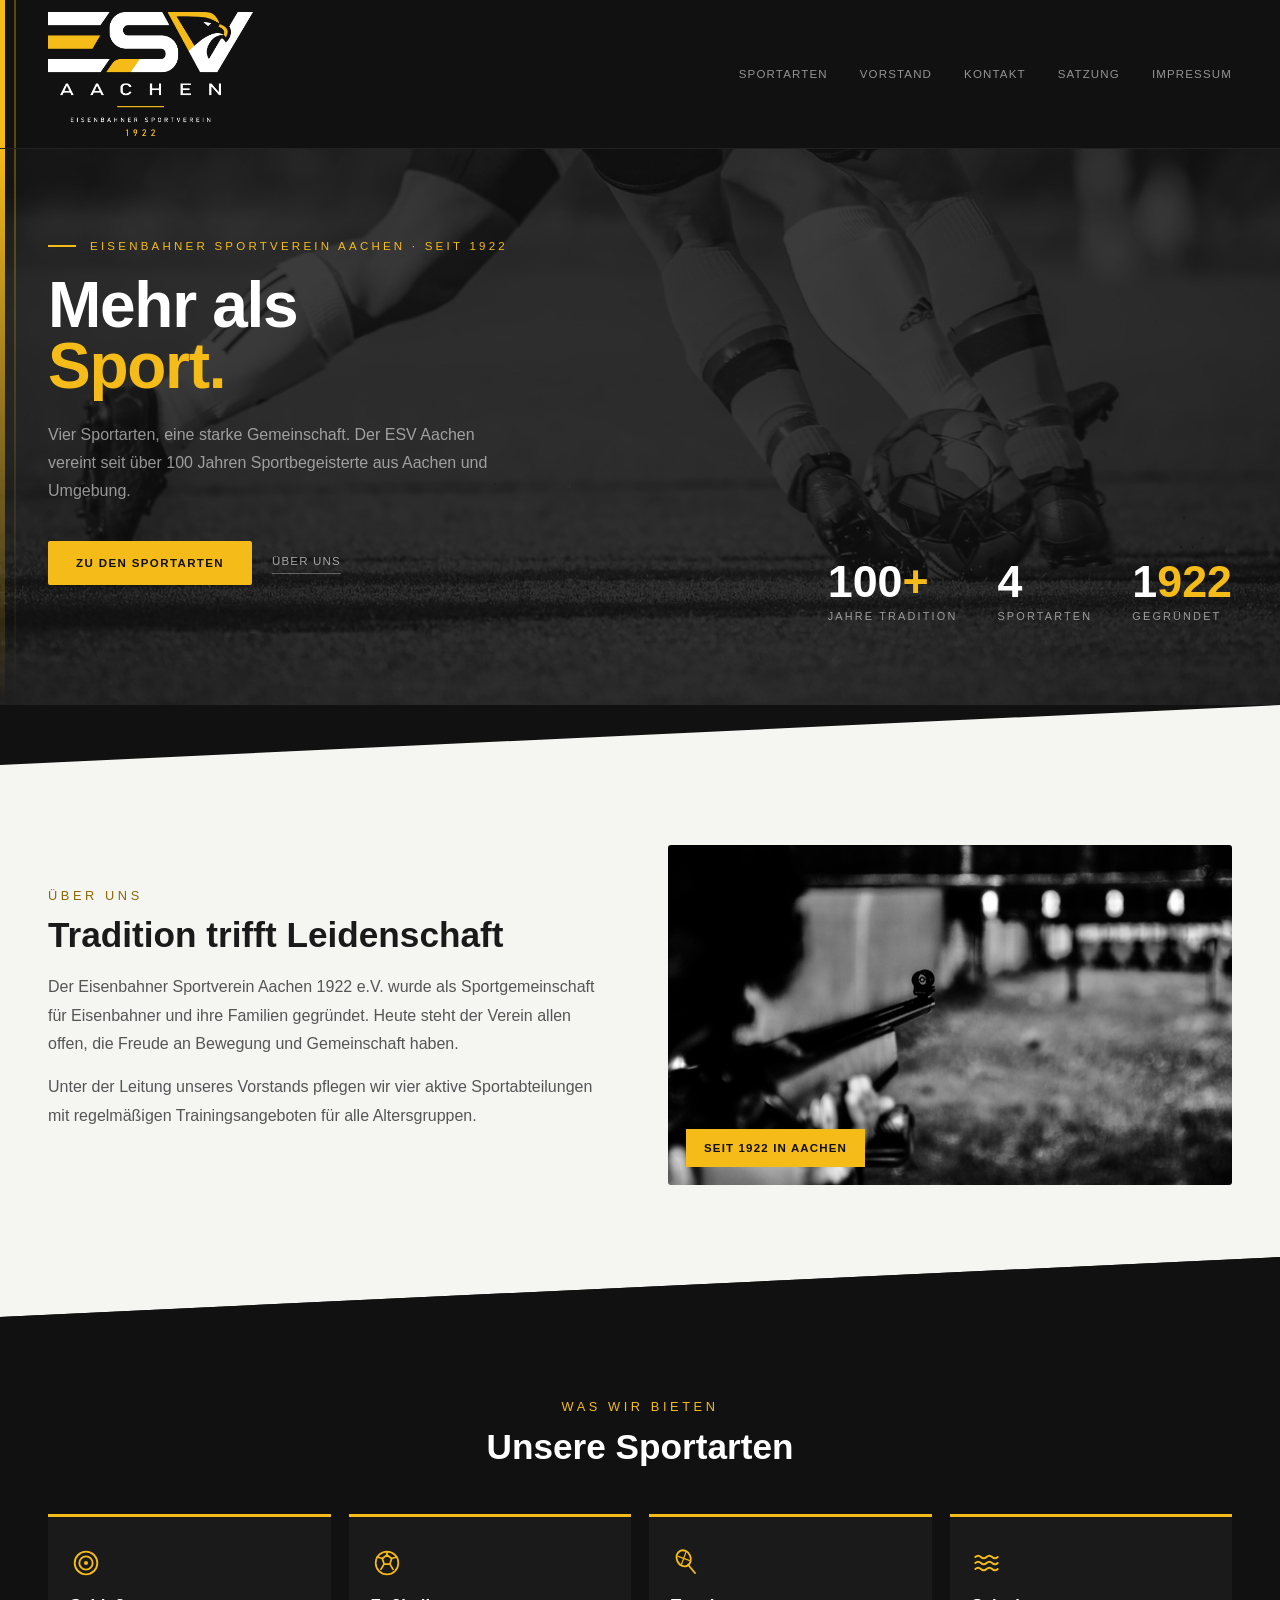
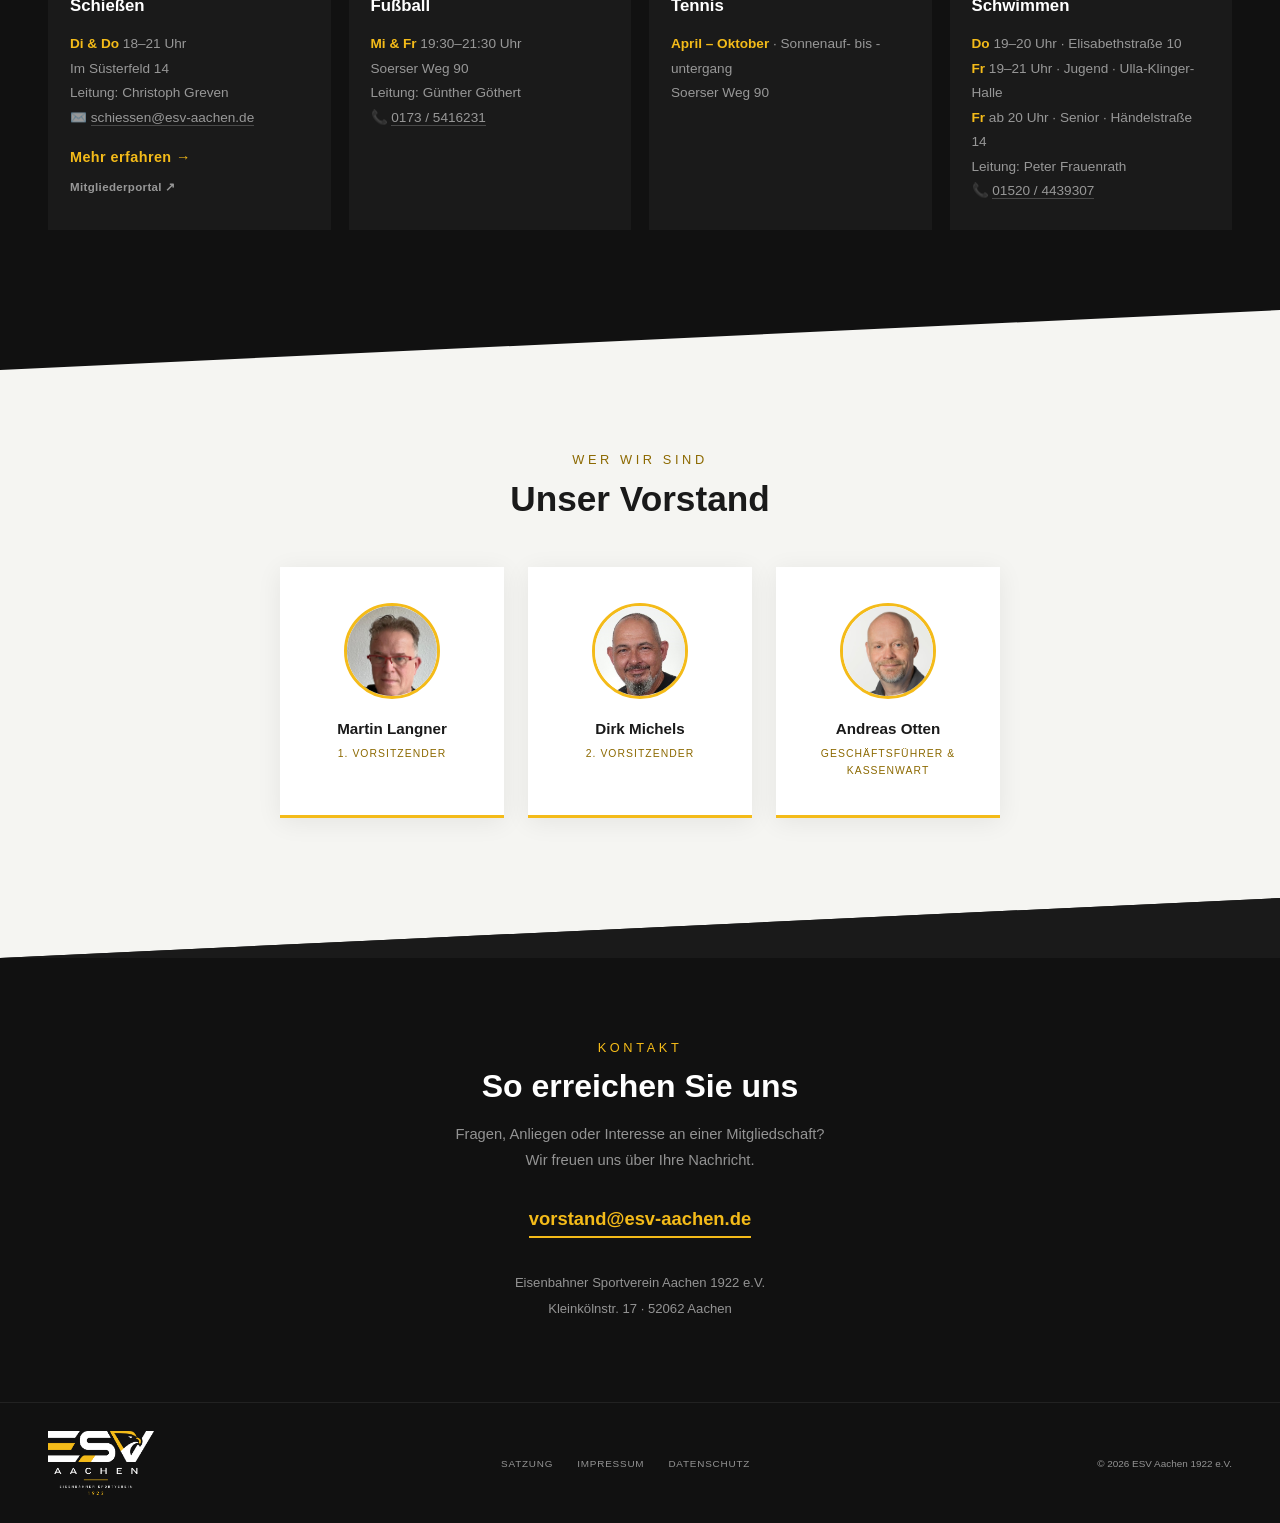
<file: index.html>
<!DOCTYPE html>
<html lang="de">
<head>
  <meta charset="UTF-8">
  <meta name="viewport" content="width=device-width, initial-scale=1.0">
  <title>ESV Aachen 1922 e.V. – Eisenbahner Sportverein</title>
  <meta name="description" content="Eisenbahner Sportverein Aachen 1922 e.V. – Schießen, Fußball, Tennis und Schwimmen in Aachen.">
  <link rel="canonical" href="https://esv-aachen.de/">
  <link rel="stylesheet" href="/assets/style.css">
</head>
<body>

<div id="site-nav"></div>

<main>

<section class="hero">
  <div class="hero-bg">
    <div class="hero-bg-slide" data-bg="/assets/schwimmer.jpg"></div>
    <div class="hero-bg-slide" data-bg="/assets/schuetze-hero-home.jpg"></div>
    <div class="hero-bg-slide" data-bg="/assets/fussballer-hero.jpg"></div>
    <div class="hero-bg-slide" data-bg="/assets/tennisspieler-hero.jpg"></div>
  </div>
  <div class="hero-line"></div>
  <div class="hero-line-2"></div>
  <div class="hero-content">
    <div class="hero-kicker">Eisenbahner Sportverein Aachen · Seit 1922</div>
    <h1 class="hero-h1">Mehr als<br><em>Sport.</em></h1>
    <p class="hero-sub">Vier Sportarten, eine starke Gemeinschaft. Der ESV Aachen vereint seit über 100 Jahren Sportbegeisterte aus Aachen und Umgebung.</p>
    <div class="hero-btns">
      <a href="#sportarten" class="btn-primary">Zu den Sportarten</a>
      <a href="#about" class="btn-ghost">Über uns</a>
    </div>
  </div>
  <div class="hero-stats">
    <div>
      <div class="stat-num">100<span>+</span></div>
      <div class="stat-label">Jahre Tradition</div>
    </div>
    <div>
      <div class="stat-num">4</div>
      <div class="stat-label">Sportarten</div>
    </div>
    <div>
      <div class="stat-num">1<span>922</span></div>
      <div class="stat-label">Gegründet</div>
    </div>
  </div>
</section>

<div class="cut-to-light"></div>

<section class="about" id="about">
  <div class="about-text">
    <span class="section-eyebrow">Über uns</span>
    <h2 class="section-h2">Tradition trifft Leidenschaft</h2>
    <p class="section-p">Der Eisenbahner Sportverein Aachen 1922 e.V. wurde als Sportgemeinschaft für Eisenbahner und ihre Familien gegründet. Heute steht der Verein allen offen, die Freude an Bewegung und Gemeinschaft haben.</p>
    <p class="section-p">Unter der Leitung unseres Vorstands pflegen wir vier aktive Sportabteilungen mit regelmäßigen Trainingsangeboten für alle Altersgruppen.</p>
  </div>
  <div class="about-img-wrap">
    <img src="/assets/sportschiessen.jpg"
         alt="Sportschießen beim ESV Aachen">
    <div class="about-img-badge">Seit 1922 in Aachen</div>
  </div>
</section>

<div class="cut-to-dark"></div>

<section class="sports" id="sportarten">
  <div class="sports-header">
    <span class="section-eyebrow">Was wir bieten</span>
    <h2 class="section-h2">Unsere Sportarten</h2>
  </div>
  <div class="sport-grid">
    <div class="sport-card" data-href="/schiessen/">
      <span class="sport-icon">
        <svg viewBox="0 0 24 24" fill="none" stroke="currentColor" stroke-width="1.4">
          <circle cx="12" cy="12" r="8.5"/>
          <circle cx="12" cy="12" r="5"/>
          <circle cx="12" cy="12" r="1.5" fill="currentColor" stroke="none"/>
        </svg>
      </span>
      <div class="sport-name">Schießen</div>
      <div class="sport-detail">
        <strong>Di &amp; Do</strong> 18–21 Uhr<br>
        Im Süsterfeld 14<br>
        Leitung: Christoph Greven<br>
        ✉️ <a href="mailto:schiessen@esv-aachen.de">schiessen@esv-aachen.de</a>
      </div>
      <a href="/schiessen/" class="sport-card-link">Mehr erfahren →</a>
      <a href="https://schiessen.esv-aachen.de" class="sport-card-link sport-card-link-secondary" target="_blank" rel="noopener">Mitgliederportal ↗</a>
    </div>
    <div class="sport-card">
      <span class="sport-icon">
        <svg viewBox="0 0 24 24" fill="none" stroke="currentColor" stroke-width="1.3" stroke-linejoin="round">
          <circle cx="12" cy="12" r="8.5"/>
          <path d="M12 6 L15.5 8.6 L14.2 12.8 L9.8 12.8 L8.5 8.6 Z"/>
          <path d="M12 6 L12 3.2"/>
          <path d="M15.5 8.6 L19.8 7.3"/>
          <path d="M14.2 12.8 L16.8 17.2"/>
          <path d="M9.8 12.8 L7.2 17.2"/>
          <path d="M8.5 8.6 L4.2 7.3"/>
        </svg>
      </span>
      <div class="sport-name">Fußball</div>
      <div class="sport-detail">
        <strong>Mi &amp; Fr</strong> 19:30–21:30 Uhr<br>
        Soerser Weg 90<br>
        Leitung: Günther Göthert<br>
        📞 <a href="tel:+491735416231">0173 / 5416231</a>
      </div>
    </div>
    <div class="sport-card">
      <span class="sport-icon">
        <svg viewBox="0 0 24 24" fill="none" stroke="currentColor" stroke-width="1.4">
          <ellipse cx="9.5" cy="8.5" rx="5.2" ry="6.2" transform="rotate(-25 9.5 8.5)"/>
          <path d="M6 5 L13 12" transform="rotate(-25 9.5 8.5)" stroke-width="0.9"/>
          <path d="M13 5 L6 12" transform="rotate(-25 9.5 8.5)" stroke-width="0.9"/>
          <path d="M12.8 13.3 L18 19.5" stroke-linecap="round"/>
        </svg>
      </span>
      <div class="sport-name">Tennis</div>
      <div class="sport-detail">
        <strong>April – Oktober</strong> · Sonnenauf- bis -untergang<br>
        Soerser Weg 90
      </div>
    </div>
    <div class="sport-card">
      <span class="sport-icon">
        <svg viewBox="0 0 24 24" fill="none" stroke="currentColor" stroke-width="1.4" stroke-linecap="round">
          <path d="M2.5 7.5c1.4-1.3 2.8-1.3 4.2 0s2.8 1.3 4.2 0 2.8-1.3 4.2 0 2.8 1.3 4.2 0"/>
          <path d="M2.5 12c1.4-1.3 2.8-1.3 4.2 0s2.8 1.3 4.2 0 2.8-1.3 4.2 0 2.8 1.3 4.2 0"/>
          <path d="M2.5 16.5c1.4-1.3 2.8-1.3 4.2 0s2.8 1.3 4.2 0 2.8-1.3 4.2 0 2.8 1.3 4.2 0"/>
        </svg>
      </span>
      <div class="sport-name">Schwimmen</div>
      <div class="sport-detail">
        <strong>Do</strong> 19–20 Uhr · Elisabethstraße 10<br>
        <strong>Fr</strong> 19–21 Uhr · Jugend · Ulla-Klinger-Halle<br>
        <strong>Fr</strong> ab 20 Uhr · Senior · Händelstraße 14<br>
        Leitung: Peter Frauenrath<br>
        📞 <a href="tel:+4915204439307">01520 / 4439307</a>
      </div>
    </div>
  </div>
</section>

<div class="cut-to-light"></div>

<section class="vorstand" id="vorstand">
  <div class="vorstand-header">
    <span class="section-eyebrow">Wer wir sind</span>
    <h2 class="section-h2">Unser Vorstand</h2>
  </div>
  <div class="board-grid">
    <div class="board-card">
      <div class="board-avatar">
        <img src="/assets/vorsitz1.jpg" alt="Martin Langner">
      </div>
      <div class="board-name">Martin Langner</div>
      <div class="board-role">1. Vorsitzender</div>
    </div>
    <div class="board-card">
      <div class="board-avatar">
        <img src="/assets/vorsitz2.jpg" alt="Dirk Michels">
      </div>
      <div class="board-name">Dirk Michels</div>
      <div class="board-role">2. Vorsitzender</div>
    </div>
    <div class="board-card">
      <div class="board-avatar">
        <img src="/assets/gf.jpg" alt="Andreas Otten">
      </div>
      <div class="board-name">Andreas Otten</div>
      <div class="board-role">Geschäftsführer &amp; Kassenwart</div>
    </div>
  </div>
</section>

<div class="cut-to-dark-2"></div>

<section class="kontakt" id="kontakt">
  <span class="section-eyebrow">Kontakt</span>
  <h2 class="section-h2">So erreichen Sie uns</h2>
  <p class="kontakt-sub">Fragen, Anliegen oder Interesse an einer Mitgliedschaft?<br>Wir freuen uns über Ihre Nachricht.</p>
  <a href="mailto:vorstand@esv-aachen.de" class="kontakt-email">vorstand@esv-aachen.de</a>
  <div class="kontakt-address">
    Eisenbahner Sportverein Aachen 1922 e.V.<br>
    Kleinkölnstr. 17 · 52062 Aachen
  </div>
</section>

</main>

<div id="site-footer"></div>

<button id="back-to-top" aria-label="Zurück nach oben" title="Zurück nach oben">&#8679;</button>

<script src="/assets/nav.js"></script>
<script>
(function () {
  const slides = document.querySelectorAll('.hero-bg-slide');
  if (!slides.length) return;

  function loadBg(slide) {
    if (slide.dataset.bg) {
      slide.style.backgroundImage = "url('" + slide.dataset.bg + "')";
      delete slide.dataset.bg;
    }
  }

  let current = Math.floor(Math.random() * slides.length);
  loadBg(slides[current]);
  slides[current].classList.add('no-transition', 'active');
  void slides[current].offsetWidth;
  slides[current].classList.remove('no-transition');

  function loadRest() { slides.forEach(loadBg); }
  if (document.readyState === 'complete') loadRest();
  else window.addEventListener('load', loadRest);

  if (slides.length < 2) return;
  if (window.matchMedia && window.matchMedia('(prefers-reduced-motion: reduce)').matches) return;
  setInterval(function () {
    slides[current].classList.remove('active');
    current = (current + 1) % slides.length;
    slides[current].classList.add('active');
  }, 7000);
})();
(function () {
  const btn = document.getElementById('back-to-top');
  const nav = document.querySelector('.site-nav') || document.getElementById('site-nav');
  window.addEventListener('scroll', function () {
    btn.classList.toggle('visible', window.scrollY > 200);
  }, { passive: true });
  btn.addEventListener('click', function () {
    window.scrollTo({ top: 0, behavior: 'smooth' });
  });
})();
(function () {
  document.querySelectorAll('.sport-card[data-href]').forEach(function (card) {
    card.addEventListener('click', function (e) {
      if (e.target.closest('a')) return;
      window.location.href = card.dataset.href;
    });
  });
})();
</script>
</body>
</html>
</file>
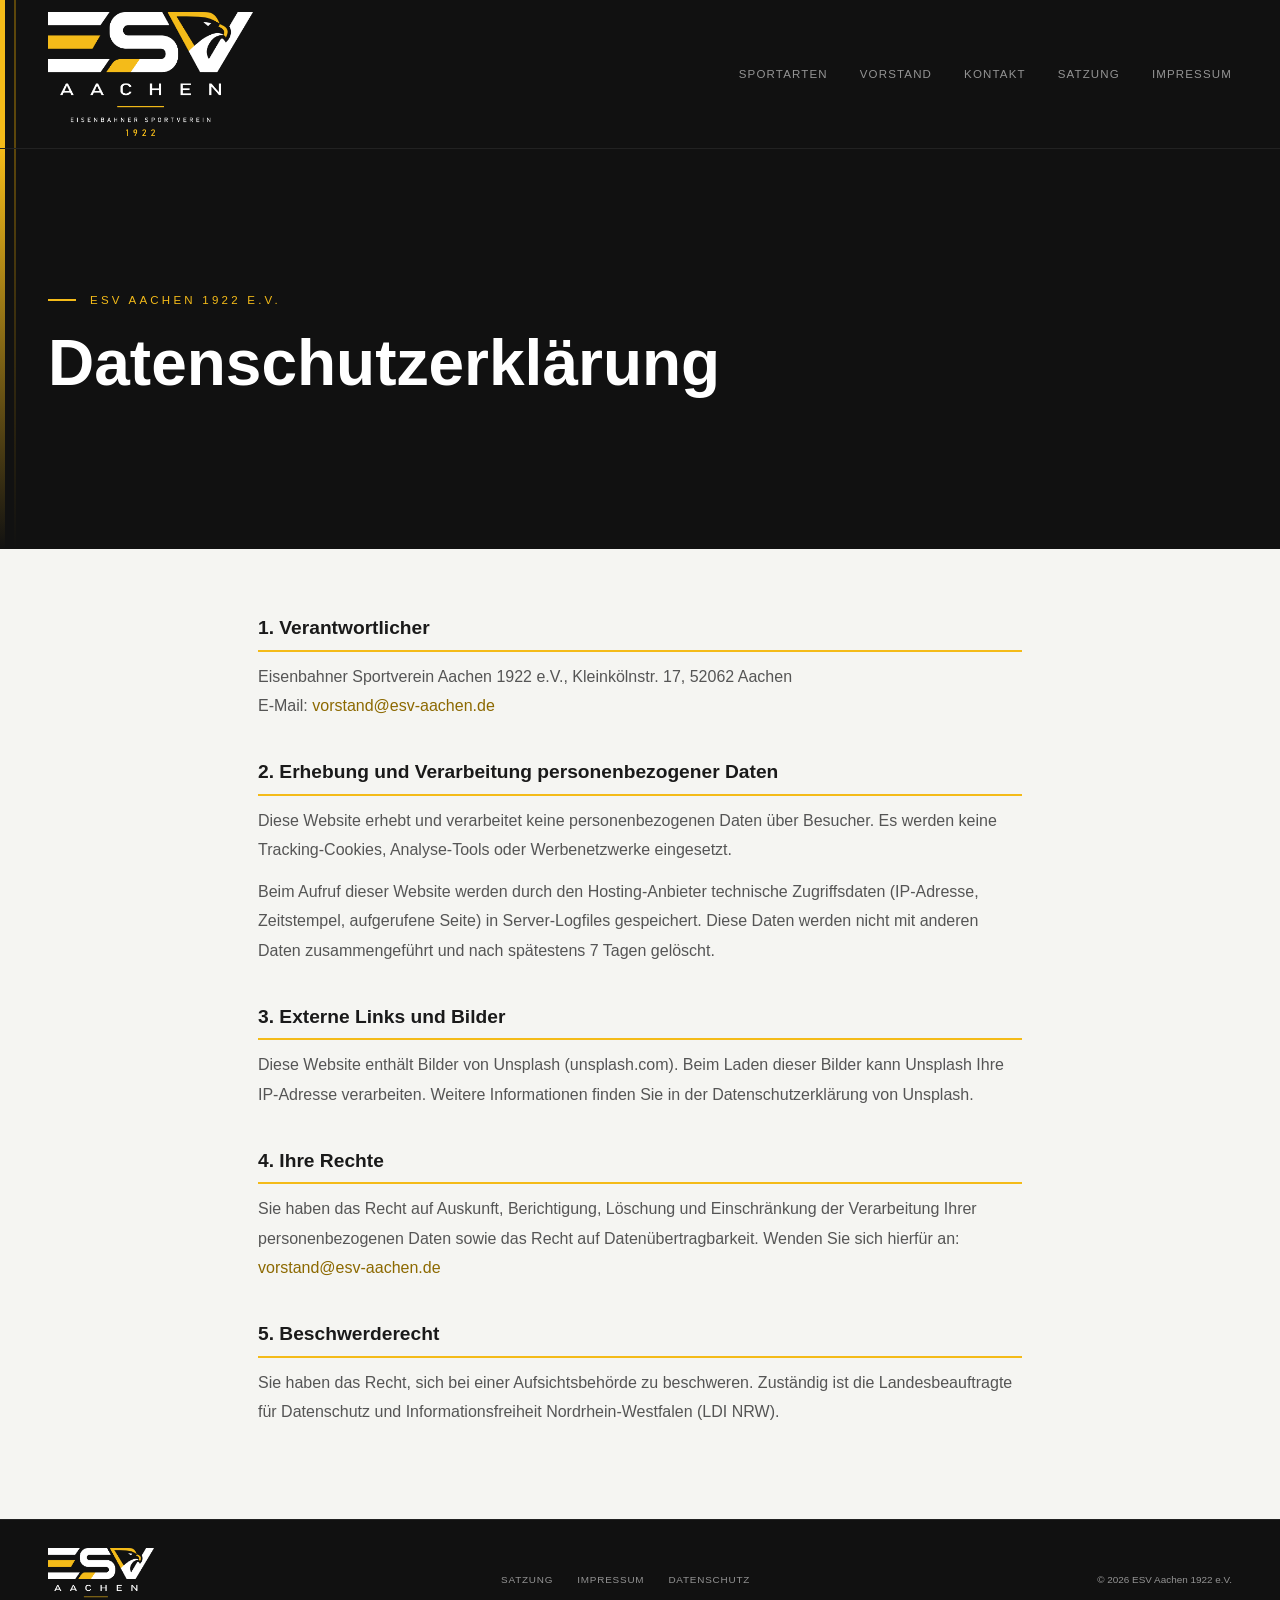
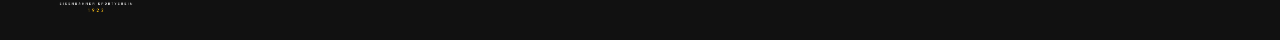
<file: datenschutz/index.html>
<!DOCTYPE html>
<html lang="de">
<head>
  <meta charset="UTF-8">
  <meta name="viewport" content="width=device-width, initial-scale=1.0">
  <title>Datenschutz – ESV Aachen 1922 e.V.</title>
  <link rel="canonical" href="https://esv-aachen.de/datenschutz/">
  <link rel="stylesheet" href="/assets/style.css">
</head>
<body>

<div id="site-nav"></div>

<main>
  <div style="background:var(--dark);position:relative;overflow:hidden;">
    <div class="hero-line"></div>
    <div class="hero-line-2"></div>
    <div class="subpage-hero">
      <div class="sub-kicker">ESV Aachen 1922 e.V.</div>
      <h1>Datenschutzerklärung</h1>
    </div>
  </div>

  <div style="background:var(--light);">
    <div class="subpage-content">
      <h2>1. Verantwortlicher</h2>
      <p>Eisenbahner Sportverein Aachen 1922 e.V., Kleinkölnstr. 17, 52062 Aachen<br>
      E-Mail: <a href="mailto:vorstand@esv-aachen.de" style="color:var(--gold-on-light)">vorstand@esv-aachen.de</a></p>

      <h2>2. Erhebung und Verarbeitung personenbezogener Daten</h2>
      <p>Diese Website erhebt und verarbeitet keine personenbezogenen Daten über Besucher. Es werden keine Tracking-Cookies, Analyse-Tools oder Werbenetzwerke eingesetzt.</p>
      <p>Beim Aufruf dieser Website werden durch den Hosting-Anbieter technische Zugriffsdaten (IP-Adresse, Zeitstempel, aufgerufene Seite) in Server-Logfiles gespeichert. Diese Daten werden nicht mit anderen Daten zusammengeführt und nach spätestens 7 Tagen gelöscht.</p>

      <h2>3. Externe Links und Bilder</h2>
      <p>Diese Website enthält Bilder von Unsplash (unsplash.com). Beim Laden dieser Bilder kann Unsplash Ihre IP-Adresse verarbeiten. Weitere Informationen finden Sie in der Datenschutzerklärung von Unsplash.</p>

      <h2>4. Ihre Rechte</h2>
      <p>Sie haben das Recht auf Auskunft, Berichtigung, Löschung und Einschränkung der Verarbeitung Ihrer personenbezogenen Daten sowie das Recht auf Datenübertragbarkeit. Wenden Sie sich hierfür an: <a href="mailto:vorstand@esv-aachen.de" style="color:var(--gold-on-light)">vorstand@esv-aachen.de</a></p>

      <h2>5. Beschwerderecht</h2>
      <p>Sie haben das Recht, sich bei einer Aufsichtsbehörde zu beschweren. Zuständig ist die Landesbeauftragte für Datenschutz und Informationsfreiheit Nordrhein-Westfalen (LDI NRW).</p>
    </div>
  </div>
</main>

<div id="site-footer"></div>
<script src="/assets/nav.js"></script>
</body>
</html>
</file>
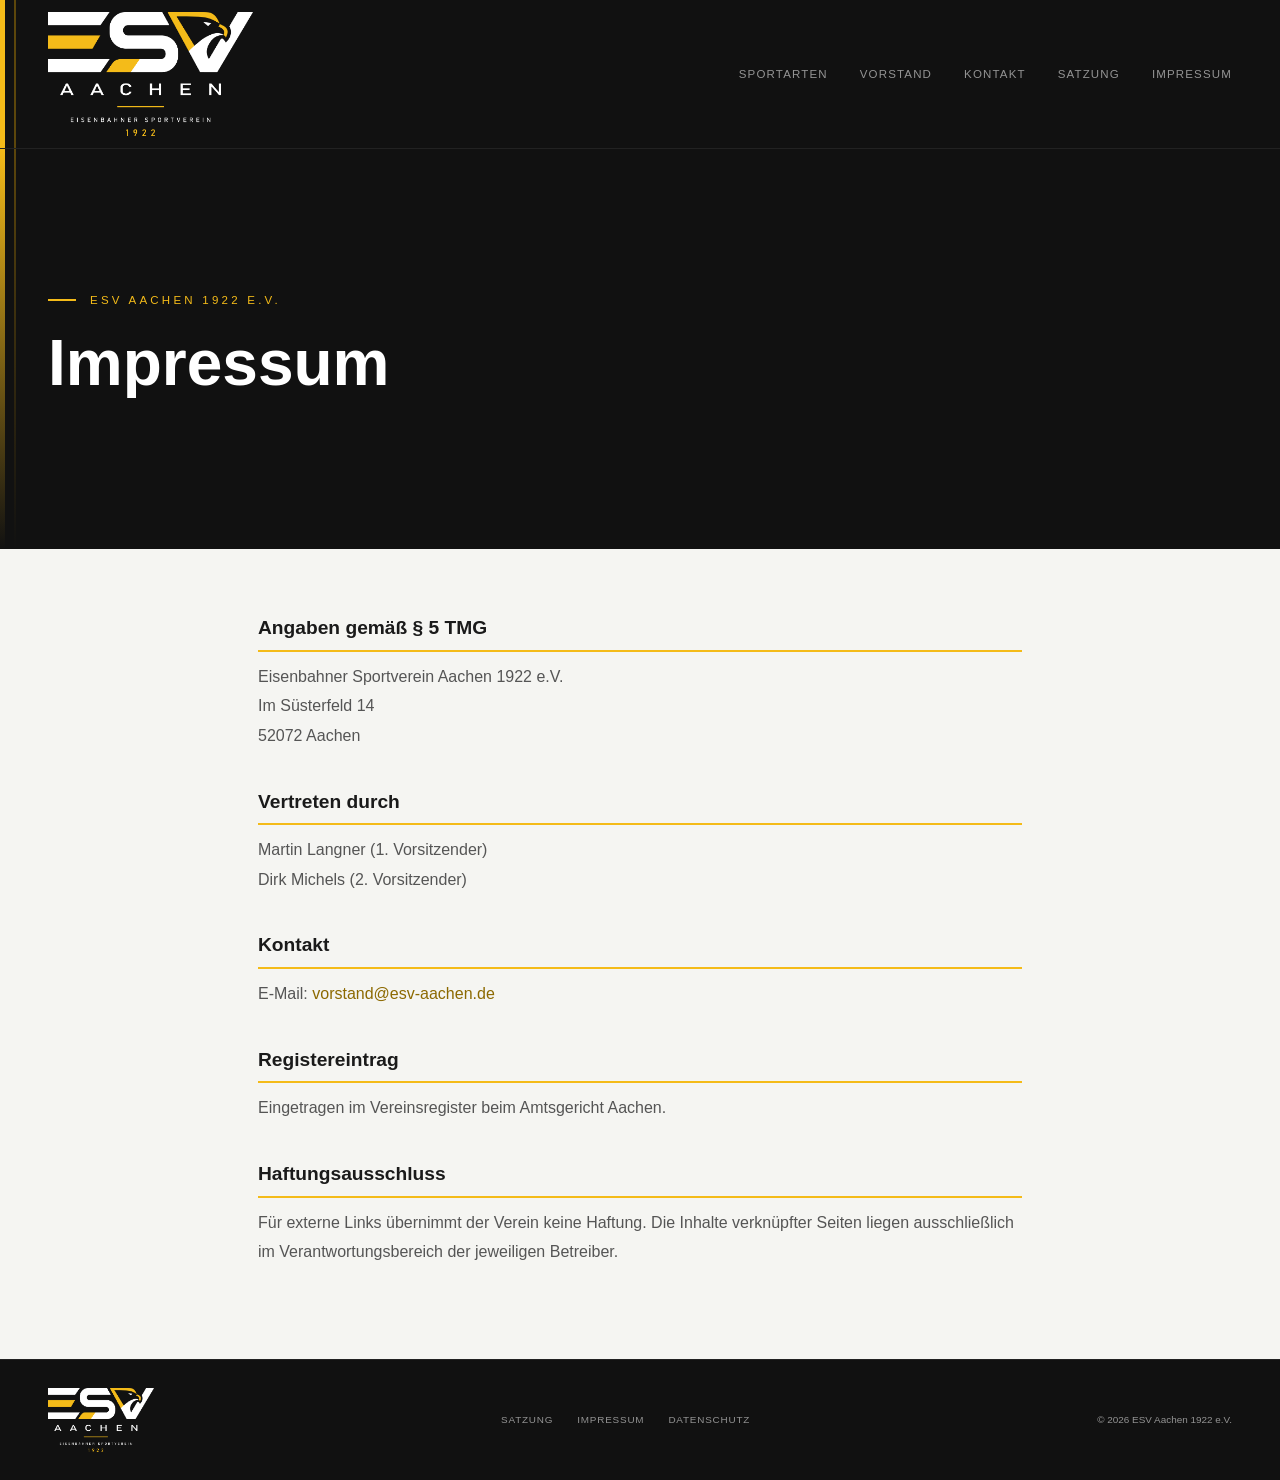
<file: impressum/index.html>
<!DOCTYPE html>
<html lang="de">
<head>
  <meta charset="UTF-8">
  <meta name="viewport" content="width=device-width, initial-scale=1.0">
  <title>Impressum – ESV Aachen 1922 e.V.</title>
  <link rel="canonical" href="https://esv-aachen.de/impressum/">
  <link rel="stylesheet" href="/assets/style.css">
</head>
<body>

<div id="site-nav"></div>

<main>
  <div style="background:var(--dark);position:relative;overflow:hidden;">
    <div class="hero-line"></div>
    <div class="hero-line-2"></div>
    <div class="subpage-hero">
      <div class="sub-kicker">ESV Aachen 1922 e.V.</div>
      <h1>Impressum</h1>
    </div>
  </div>

  <div style="background:var(--light);">
    <div class="subpage-content">
      <h2>Angaben gemäß § 5 TMG</h2>
      <p>
        Eisenbahner Sportverein Aachen 1922 e.V.<br>
        Im Süsterfeld 14<br>
        52072 Aachen
      </p>

      <h2>Vertreten durch</h2>
      <p>
        Martin Langner (1. Vorsitzender)<br>
        Dirk Michels (2. Vorsitzender)
      </p>

      <h2>Kontakt</h2>
      <p>E-Mail: <a href="mailto:vorstand@esv-aachen.de" style="color:var(--gold-on-light)">vorstand@esv-aachen.de</a></p>

      <h2>Registereintrag</h2>
      <p>Eingetragen im Vereinsregister beim Amtsgericht Aachen.</p>

      <h2>Haftungsausschluss</h2>
      <p>Für externe Links übernimmt der Verein keine Haftung. Die Inhalte verknüpfter Seiten liegen ausschließlich im Verantwortungsbereich der jeweiligen Betreiber.</p>
    </div>
  </div>
</main>

<div id="site-footer"></div>
<script src="/assets/nav.js"></script>
</body>
</html>
</file>
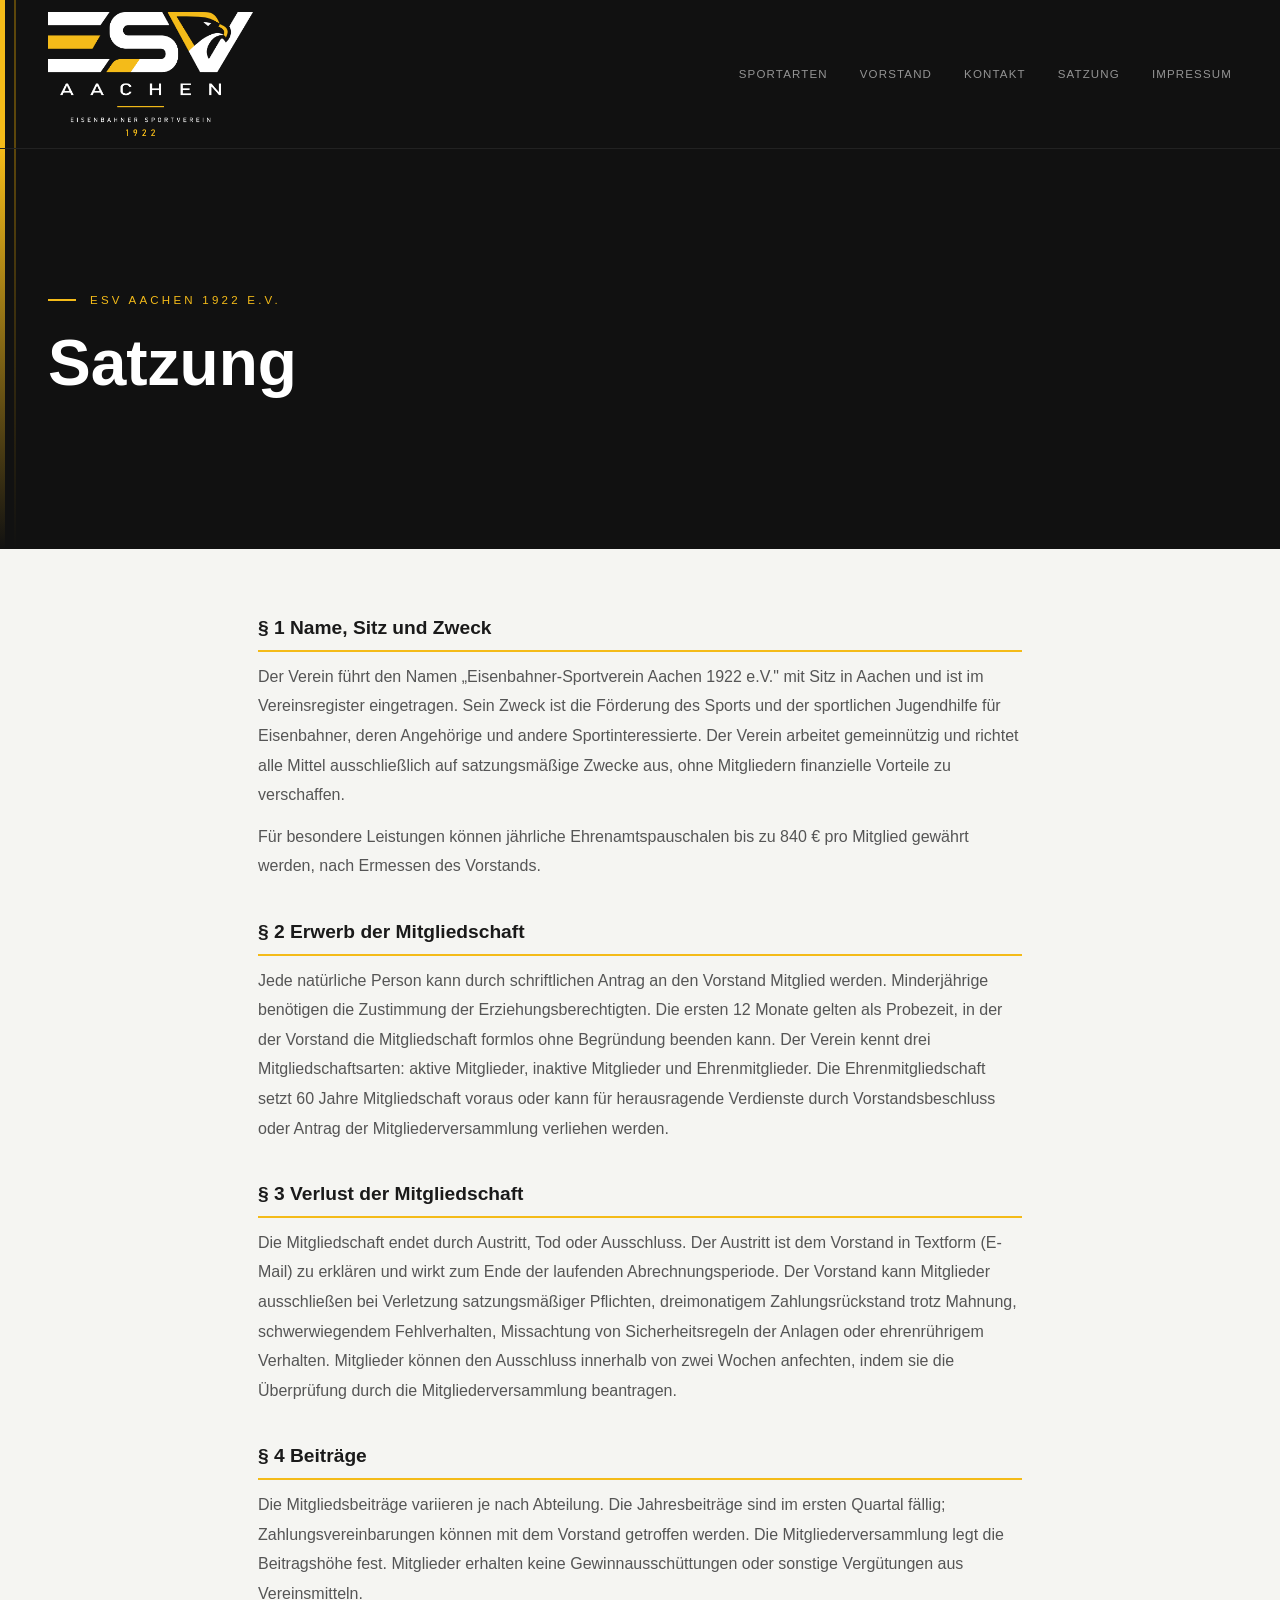
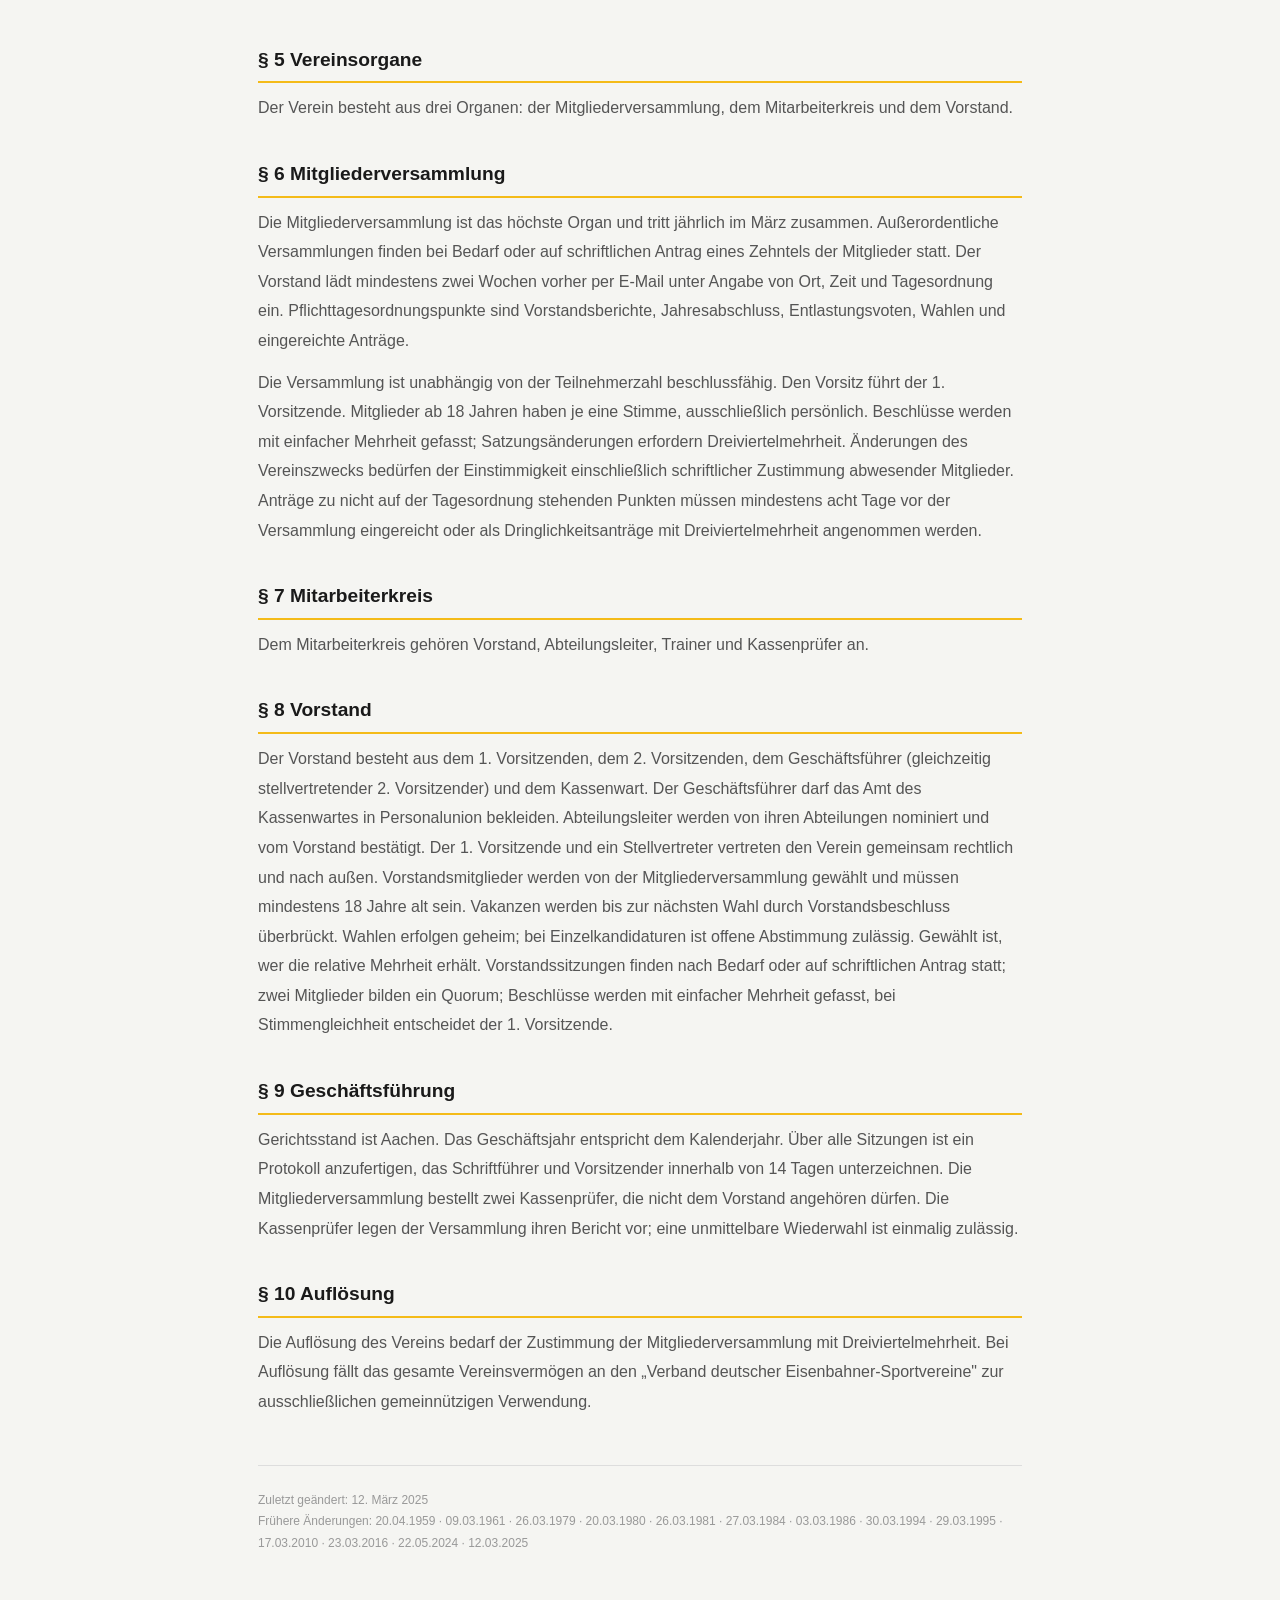
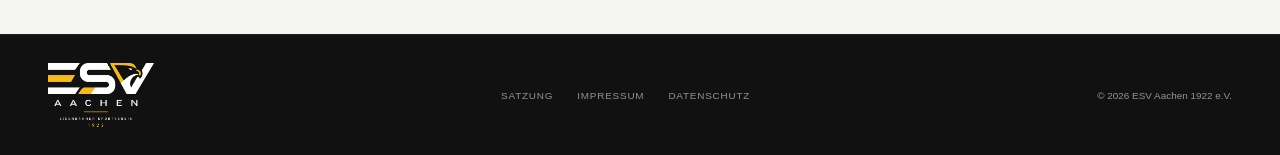
<file: satzung/index.html>
<!DOCTYPE html>
<html lang="de">
<head>
  <meta charset="UTF-8">
  <meta name="viewport" content="width=device-width, initial-scale=1.0">
  <title>Satzung – ESV Aachen 1922 e.V.</title>
  <link rel="canonical" href="https://esv-aachen.de/satzung/">
  <link rel="stylesheet" href="/assets/style.css">
</head>
<body>

<div id="site-nav"></div>

<main>
  <div style="background:var(--dark);position:relative;overflow:hidden;">
    <div class="hero-line"></div>
    <div class="hero-line-2"></div>
    <div class="subpage-hero">
      <div class="sub-kicker">ESV Aachen 1922 e.V.</div>
      <h1>Satzung</h1>
    </div>
  </div>

  <div style="background:var(--light);">
    <div class="subpage-content">

      <h2>§ 1 Name, Sitz und Zweck</h2>
      <p>Der Verein führt den Namen „Eisenbahner-Sportverein Aachen 1922 e.V." mit Sitz in Aachen und ist im Vereinsregister eingetragen. Sein Zweck ist die Förderung des Sports und der sportlichen Jugendhilfe für Eisenbahner, deren Angehörige und andere Sportinteressierte. Der Verein arbeitet gemeinnützig und richtet alle Mittel ausschließlich auf satzungsmäßige Zwecke aus, ohne Mitgliedern finanzielle Vorteile zu verschaffen.</p>
      <p>Für besondere Leistungen können jährliche Ehrenamtspauschalen bis zu 840 € pro Mitglied gewährt werden, nach Ermessen des Vorstands.</p>

      <h2>§ 2 Erwerb der Mitgliedschaft</h2>
      <p>Jede natürliche Person kann durch schriftlichen Antrag an den Vorstand Mitglied werden. Minderjährige benötigen die Zustimmung der Erziehungsberechtigten. Die ersten 12 Monate gelten als Probezeit, in der der Vorstand die Mitgliedschaft formlos ohne Begründung beenden kann. Der Verein kennt drei Mitgliedschaftsarten: aktive Mitglieder, inaktive Mitglieder und Ehrenmitglieder. Die Ehrenmitgliedschaft setzt 60 Jahre Mitgliedschaft voraus oder kann für herausragende Verdienste durch Vorstandsbeschluss oder Antrag der Mitgliederversammlung verliehen werden.</p>

      <h2>§ 3 Verlust der Mitgliedschaft</h2>
      <p>Die Mitgliedschaft endet durch Austritt, Tod oder Ausschluss. Der Austritt ist dem Vorstand in Textform (E-Mail) zu erklären und wirkt zum Ende der laufenden Abrechnungsperiode. Der Vorstand kann Mitglieder ausschließen bei Verletzung satzungsmäßiger Pflichten, dreimonatigem Zahlungsrückstand trotz Mahnung, schwerwiegendem Fehlverhalten, Missachtung von Sicherheitsregeln der Anlagen oder ehrenrührigem Verhalten. Mitglieder können den Ausschluss innerhalb von zwei Wochen anfechten, indem sie die Überprüfung durch die Mitgliederversammlung beantragen.</p>

      <h2>§ 4 Beiträge</h2>
      <p>Die Mitgliedsbeiträge variieren je nach Abteilung. Die Jahresbeiträge sind im ersten Quartal fällig; Zahlungsvereinbarungen können mit dem Vorstand getroffen werden. Die Mitgliederversammlung legt die Beitragshöhe fest. Mitglieder erhalten keine Gewinnausschüttungen oder sonstige Vergütungen aus Vereinsmitteln.</p>

      <h2>§ 5 Vereinsorgane</h2>
      <p>Der Verein besteht aus drei Organen: der Mitgliederversammlung, dem Mitarbeiterkreis und dem Vorstand.</p>

      <h2>§ 6 Mitgliederversammlung</h2>
      <p>Die Mitgliederversammlung ist das höchste Organ und tritt jährlich im März zusammen. Außerordentliche Versammlungen finden bei Bedarf oder auf schriftlichen Antrag eines Zehntels der Mitglieder statt. Der Vorstand lädt mindestens zwei Wochen vorher per E-Mail unter Angabe von Ort, Zeit und Tagesordnung ein. Pflichttagesordnungspunkte sind Vorstandsberichte, Jahresabschluss, Entlastungsvoten, Wahlen und eingereichte Anträge.</p>
      <p>Die Versammlung ist unabhängig von der Teilnehmerzahl beschlussfähig. Den Vorsitz führt der 1. Vorsitzende. Mitglieder ab 18 Jahren haben je eine Stimme, ausschließlich persönlich. Beschlüsse werden mit einfacher Mehrheit gefasst; Satzungsänderungen erfordern Dreiviertelmehrheit. Änderungen des Vereinszwecks bedürfen der Einstimmigkeit einschließlich schriftlicher Zustimmung abwesender Mitglieder. Anträge zu nicht auf der Tagesordnung stehenden Punkten müssen mindestens acht Tage vor der Versammlung eingereicht oder als Dringlichkeitsanträge mit Dreiviertelmehrheit angenommen werden.</p>

      <h2>§ 7 Mitarbeiterkreis</h2>
      <p>Dem Mitarbeiterkreis gehören Vorstand, Abteilungsleiter, Trainer und Kassenprüfer an.</p>

      <h2>§ 8 Vorstand</h2>
      <p>Der Vorstand besteht aus dem 1. Vorsitzenden, dem 2. Vorsitzenden, dem Geschäftsführer (gleichzeitig stellvertretender 2. Vorsitzender) und dem Kassenwart. Der Geschäftsführer darf das Amt des Kassenwartes in Personalunion bekleiden. Abteilungsleiter werden von ihren Abteilungen nominiert und vom Vorstand bestätigt. Der 1. Vorsitzende und ein Stellvertreter vertreten den Verein gemeinsam rechtlich und nach außen. Vorstandsmitglieder werden von der Mitgliederversammlung gewählt und müssen mindestens 18 Jahre alt sein. Vakanzen werden bis zur nächsten Wahl durch Vorstandsbeschluss überbrückt. Wahlen erfolgen geheim; bei Einzelkandidaturen ist offene Abstimmung zulässig. Gewählt ist, wer die relative Mehrheit erhält. Vorstandssitzungen finden nach Bedarf oder auf schriftlichen Antrag statt; zwei Mitglieder bilden ein Quorum; Beschlüsse werden mit einfacher Mehrheit gefasst, bei Stimmengleichheit entscheidet der 1. Vorsitzende.</p>

      <h2>§ 9 Geschäftsführung</h2>
      <p>Gerichtsstand ist Aachen. Das Geschäftsjahr entspricht dem Kalenderjahr. Über alle Sitzungen ist ein Protokoll anzufertigen, das Schriftführer und Vorsitzender innerhalb von 14 Tagen unterzeichnen. Die Mitgliederversammlung bestellt zwei Kassenprüfer, die nicht dem Vorstand angehören dürfen. Die Kassenprüfer legen der Versammlung ihren Bericht vor; eine unmittelbare Wiederwahl ist einmalig zulässig.</p>

      <h2>§ 10 Auflösung</h2>
      <p>Die Auflösung des Vereins bedarf der Zustimmung der Mitgliederversammlung mit Dreiviertelmehrheit. Bei Auflösung fällt das gesamte Vereinsvermögen an den „Verband deutscher Eisenbahner-Sportvereine" zur ausschließlichen gemeinnützigen Verwendung.</p>

      <div class="satzung-meta">
        Zuletzt geändert: 12. März 2025<br>
        Frühere Änderungen: 20.04.1959 · 09.03.1961 · 26.03.1979 · 20.03.1980 · 26.03.1981 · 27.03.1984 · 03.03.1986 · 30.03.1994 · 29.03.1995 · 17.03.2010 · 23.03.2016 · 22.05.2024 · 12.03.2025
      </div>

    </div>
  </div>
</main>

<div id="site-footer"></div>
<script src="/assets/nav.js"></script>
</body>
</html>
</file>
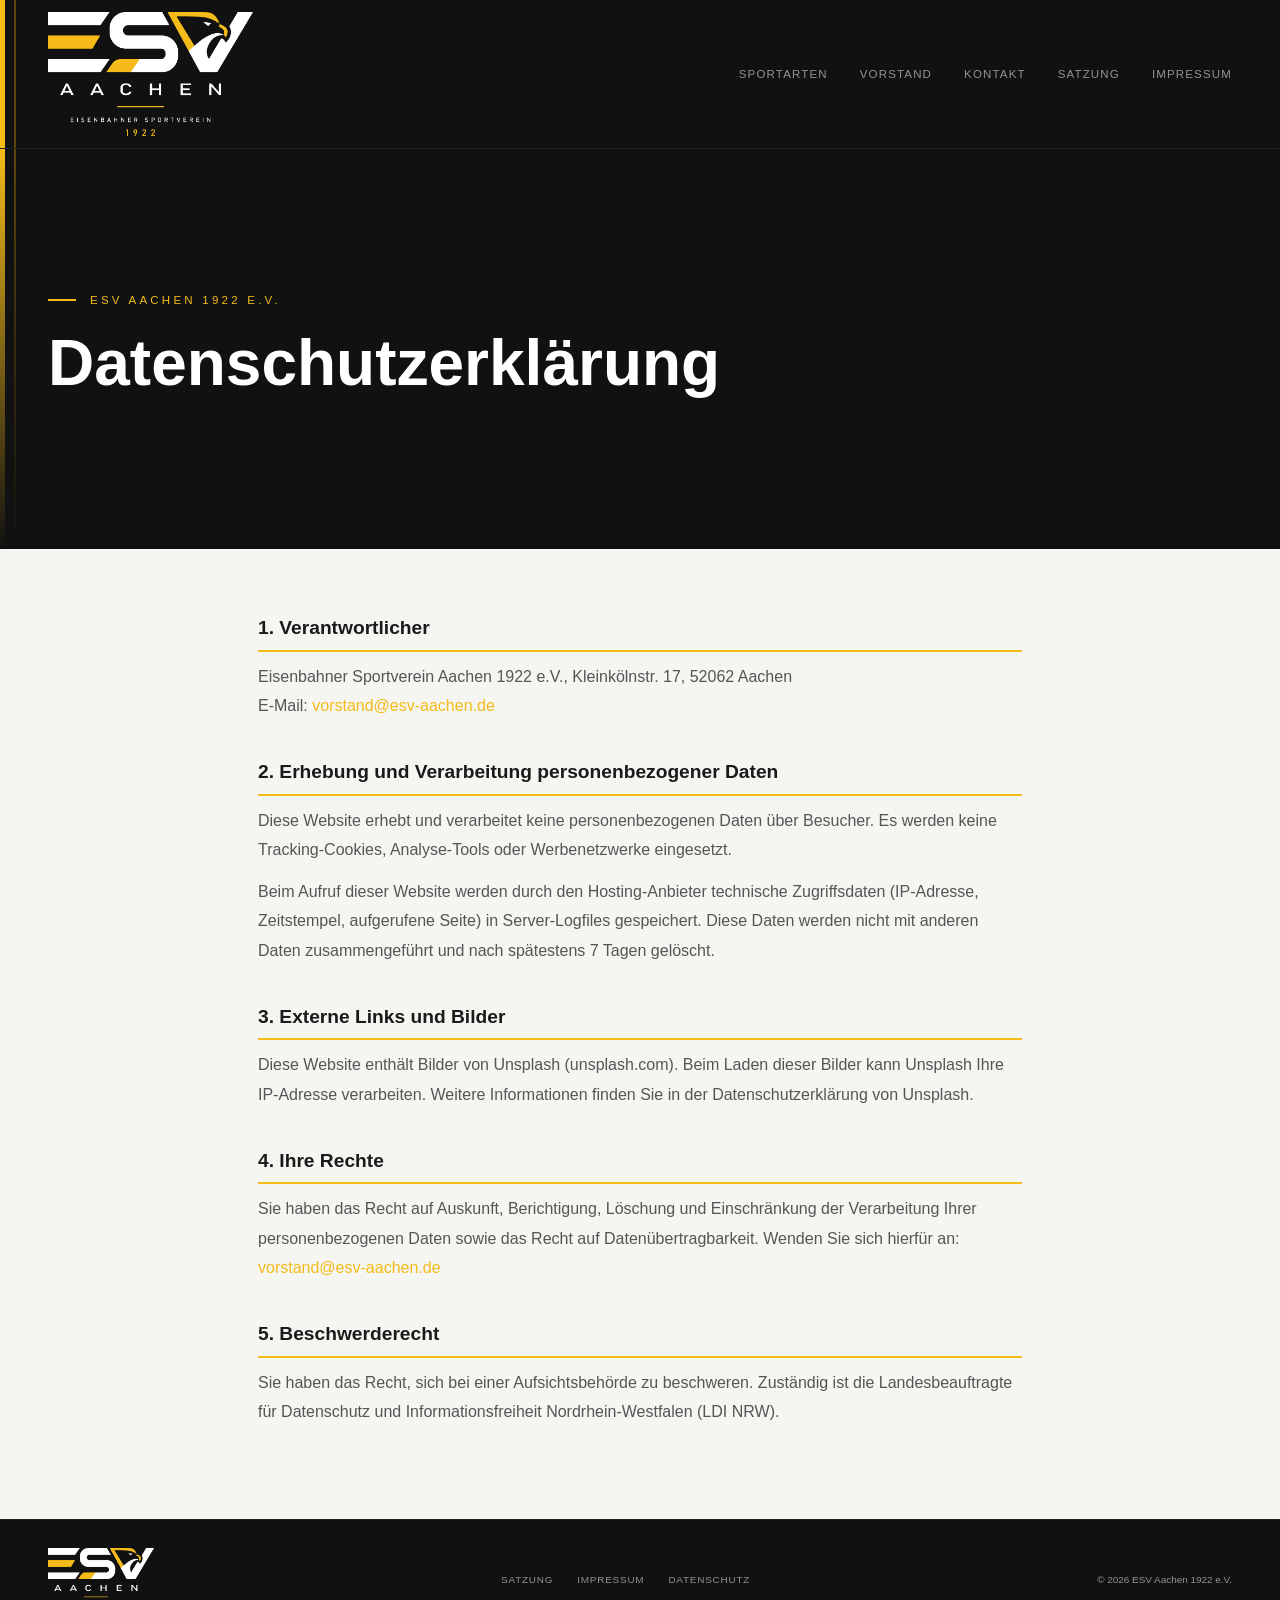
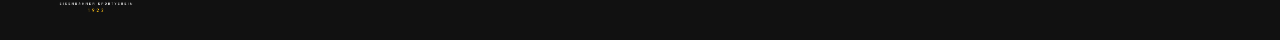
<file: datenschutz.html>
<!DOCTYPE html>
<html lang="de">
<head>
  <meta charset="UTF-8">
  <meta name="viewport" content="width=device-width, initial-scale=1.0">
  <title>Datenschutz – ESV Aachen 1922 e.V.</title>
  <link rel="stylesheet" href="assets/style.css">
</head>
<body>

<div id="site-nav"></div>

<main>
  <div style="background:var(--dark);position:relative;overflow:hidden;">
    <div class="hero-line"></div>
    <div class="hero-line-2"></div>
    <div class="subpage-hero">
      <div class="sub-kicker">ESV Aachen 1922 e.V.</div>
      <h1>Datenschutzerklärung</h1>
    </div>
  </div>

  <div style="background:var(--light);">
    <div class="subpage-content">
      <h2>1. Verantwortlicher</h2>
      <p>Eisenbahner Sportverein Aachen 1922 e.V., Kleinkölnstr. 17, 52062 Aachen<br>
      E-Mail: <a href="mailto:vorstand@esv-aachen.de" style="color:var(--gold)">vorstand@esv-aachen.de</a></p>

      <h2>2. Erhebung und Verarbeitung personenbezogener Daten</h2>
      <p>Diese Website erhebt und verarbeitet keine personenbezogenen Daten über Besucher. Es werden keine Tracking-Cookies, Analyse-Tools oder Werbenetzwerke eingesetzt.</p>
      <p>Beim Aufruf dieser Website werden durch den Hosting-Anbieter technische Zugriffsdaten (IP-Adresse, Zeitstempel, aufgerufene Seite) in Server-Logfiles gespeichert. Diese Daten werden nicht mit anderen Daten zusammengeführt und nach spätestens 7 Tagen gelöscht.</p>

      <h2>3. Externe Links und Bilder</h2>
      <p>Diese Website enthält Bilder von Unsplash (unsplash.com). Beim Laden dieser Bilder kann Unsplash Ihre IP-Adresse verarbeiten. Weitere Informationen finden Sie in der Datenschutzerklärung von Unsplash.</p>

      <h2>4. Ihre Rechte</h2>
      <p>Sie haben das Recht auf Auskunft, Berichtigung, Löschung und Einschränkung der Verarbeitung Ihrer personenbezogenen Daten sowie das Recht auf Datenübertragbarkeit. Wenden Sie sich hierfür an: <a href="mailto:vorstand@esv-aachen.de" style="color:var(--gold)">vorstand@esv-aachen.de</a></p>

      <h2>5. Beschwerderecht</h2>
      <p>Sie haben das Recht, sich bei einer Aufsichtsbehörde zu beschweren. Zuständig ist die Landesbeauftragte für Datenschutz und Informationsfreiheit Nordrhein-Westfalen (LDI NRW).</p>
    </div>
  </div>
</main>

<div id="site-footer"></div>
<script src="assets/nav.js"></script>
</body>
</html>
</file>
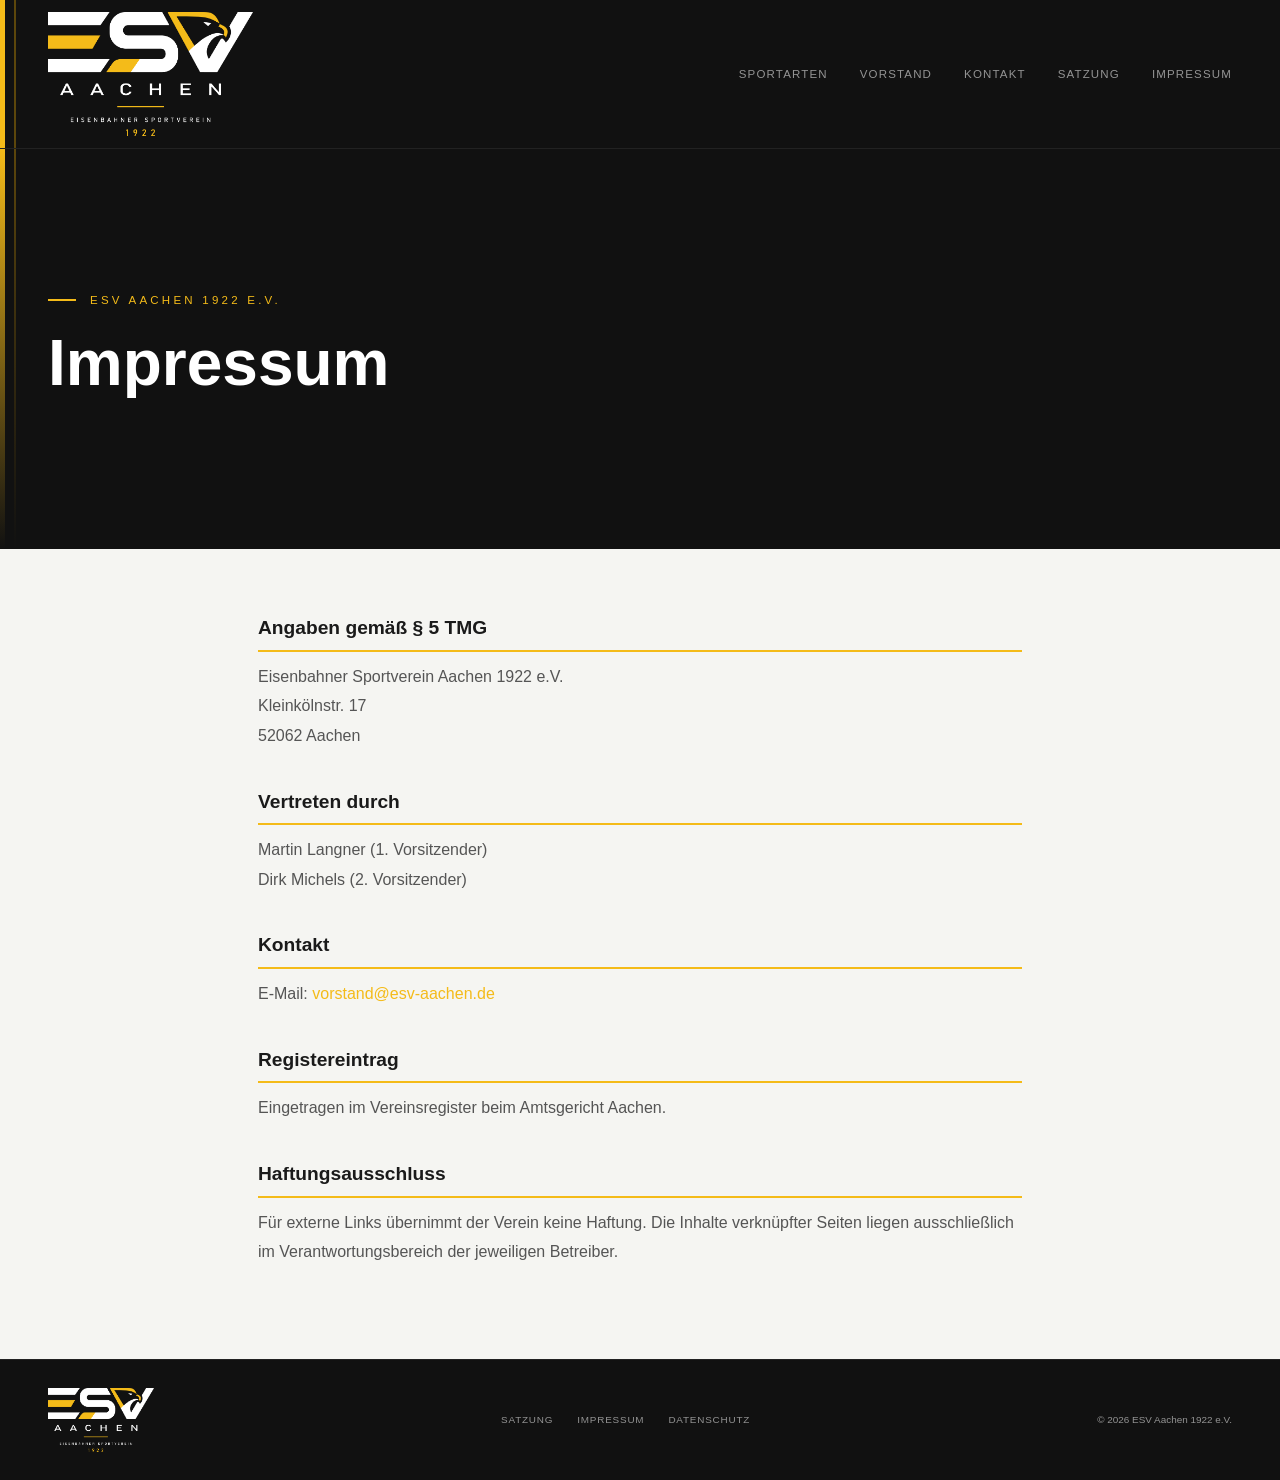
<file: impressum.html>
<!DOCTYPE html>
<html lang="de">
<head>
  <meta charset="UTF-8">
  <meta name="viewport" content="width=device-width, initial-scale=1.0">
  <title>Impressum – ESV Aachen 1922 e.V.</title>
  <link rel="stylesheet" href="assets/style.css">
</head>
<body>

<div id="site-nav"></div>

<main>
  <div style="background:var(--dark);position:relative;overflow:hidden;">
    <div class="hero-line"></div>
    <div class="hero-line-2"></div>
    <div class="subpage-hero">
      <div class="sub-kicker">ESV Aachen 1922 e.V.</div>
      <h1>Impressum</h1>
    </div>
  </div>

  <div style="background:var(--light);">
    <div class="subpage-content">
      <h2>Angaben gemäß § 5 TMG</h2>
      <p>
        Eisenbahner Sportverein Aachen 1922 e.V.<br>
        Kleinkölnstr. 17<br>
        52062 Aachen
      </p>

      <h2>Vertreten durch</h2>
      <p>
        Martin Langner (1. Vorsitzender)<br>
        Dirk Michels (2. Vorsitzender)
      </p>

      <h2>Kontakt</h2>
      <p>E-Mail: <a href="mailto:vorstand@esv-aachen.de" style="color:var(--gold)">vorstand@esv-aachen.de</a></p>

      <h2>Registereintrag</h2>
      <p>Eingetragen im Vereinsregister beim Amtsgericht Aachen.</p>

      <h2>Haftungsausschluss</h2>
      <p>Für externe Links übernimmt der Verein keine Haftung. Die Inhalte verknüpfter Seiten liegen ausschließlich im Verantwortungsbereich der jeweiligen Betreiber.</p>
    </div>
  </div>
</main>

<div id="site-footer"></div>
<script src="assets/nav.js"></script>
</body>
</html>
</file>
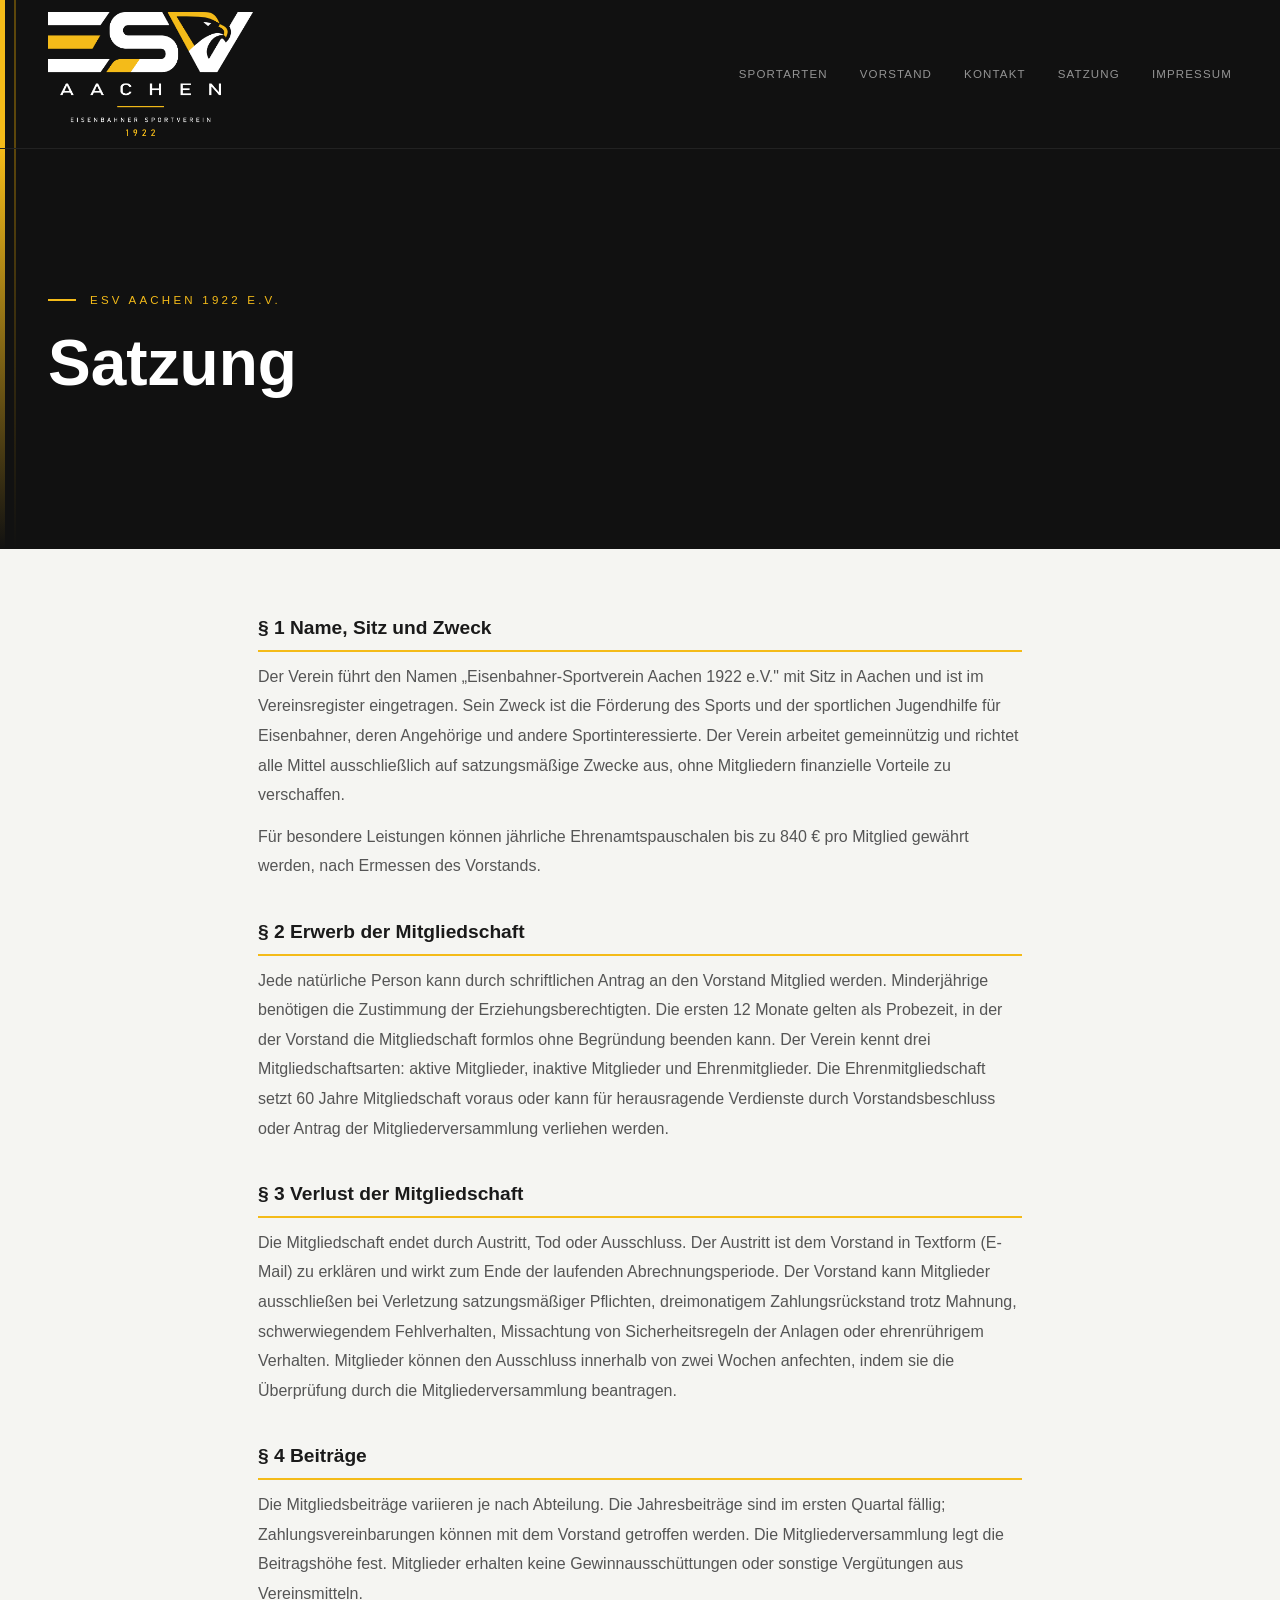
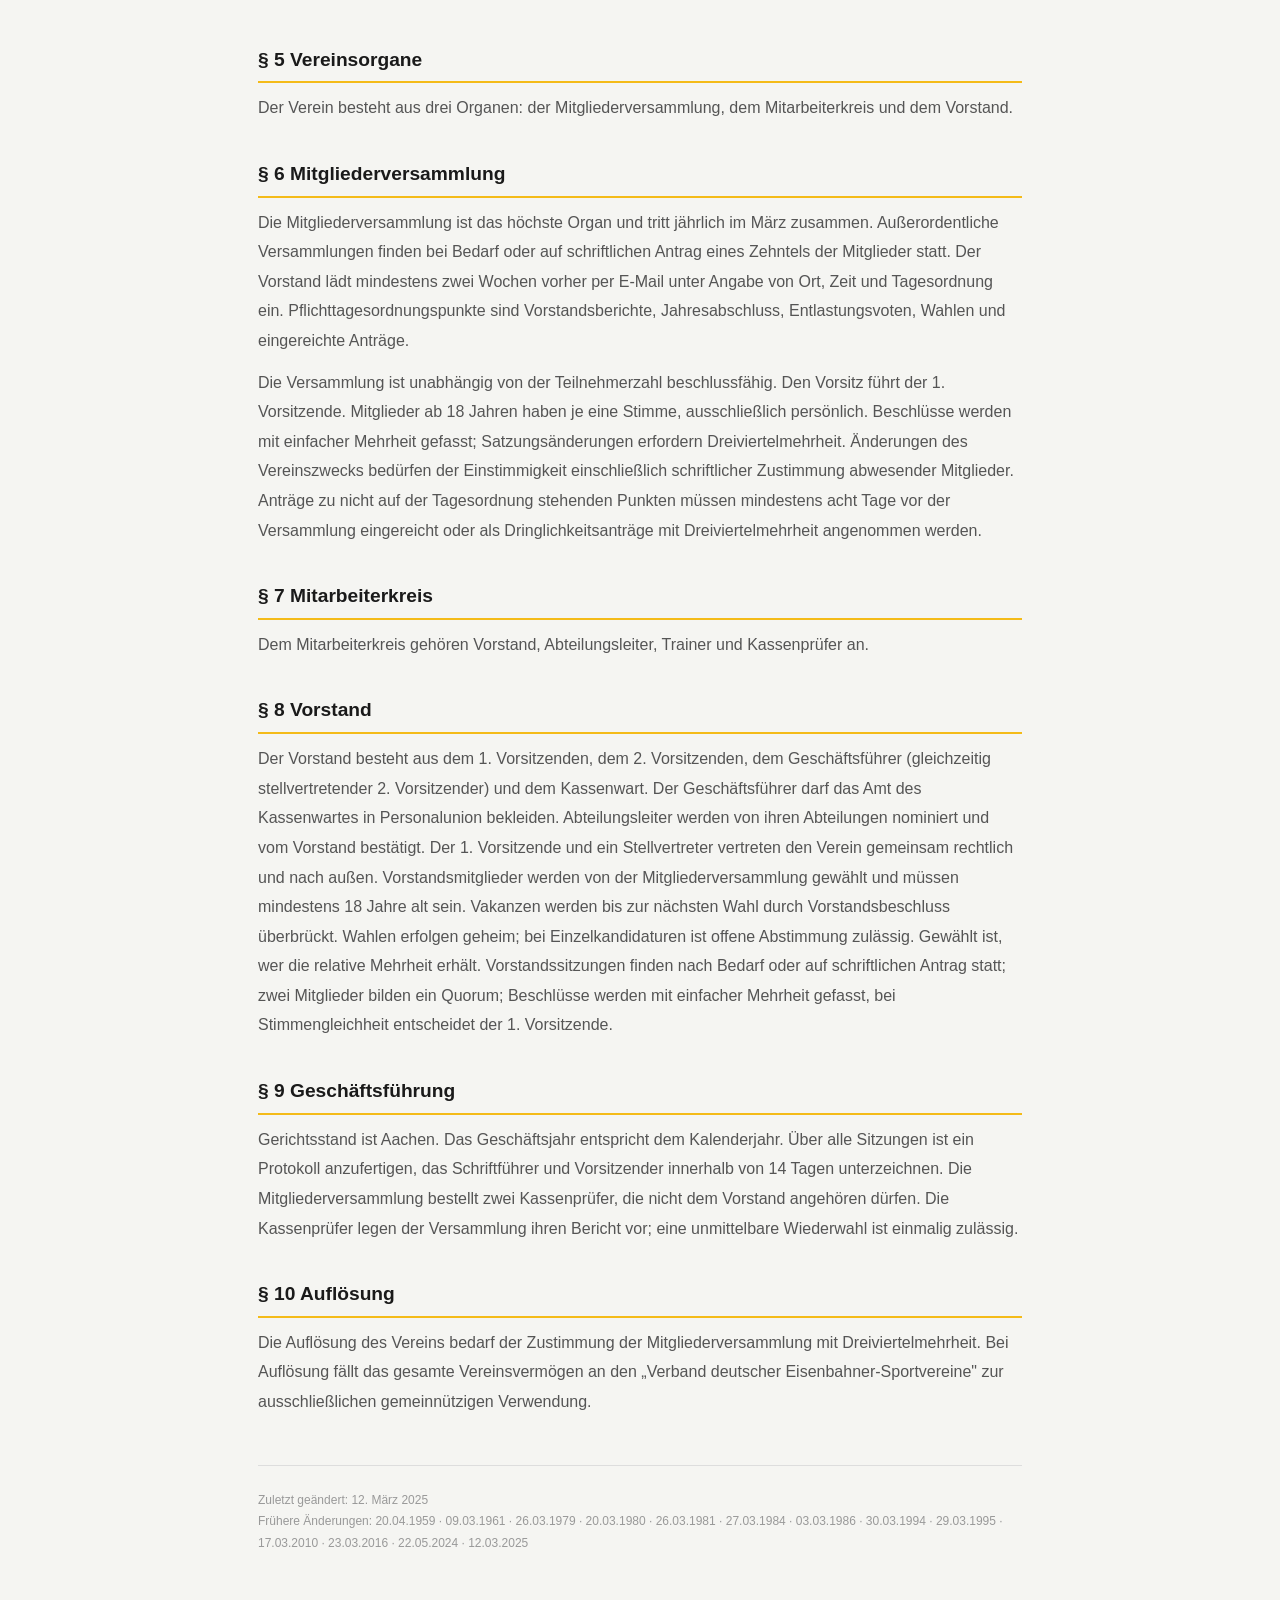
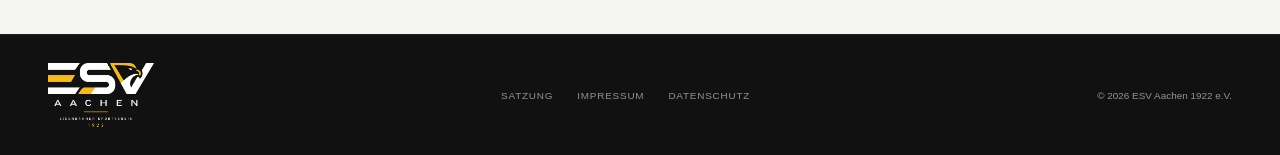
<file: satzung.html>
<!DOCTYPE html>
<html lang="de">
<head>
  <meta charset="UTF-8">
  <meta name="viewport" content="width=device-width, initial-scale=1.0">
  <title>Satzung – ESV Aachen 1922 e.V.</title>
  <link rel="stylesheet" href="assets/style.css">
</head>
<body>

<div id="site-nav"></div>

<main>
  <div style="background:var(--dark);position:relative;overflow:hidden;">
    <div class="hero-line"></div>
    <div class="hero-line-2"></div>
    <div class="subpage-hero">
      <div class="sub-kicker">ESV Aachen 1922 e.V.</div>
      <h1>Satzung</h1>
    </div>
  </div>

  <div style="background:var(--light);">
    <div class="subpage-content">

      <h2>§ 1 Name, Sitz und Zweck</h2>
      <p>Der Verein führt den Namen „Eisenbahner-Sportverein Aachen 1922 e.V." mit Sitz in Aachen und ist im Vereinsregister eingetragen. Sein Zweck ist die Förderung des Sports und der sportlichen Jugendhilfe für Eisenbahner, deren Angehörige und andere Sportinteressierte. Der Verein arbeitet gemeinnützig und richtet alle Mittel ausschließlich auf satzungsmäßige Zwecke aus, ohne Mitgliedern finanzielle Vorteile zu verschaffen.</p>
      <p>Für besondere Leistungen können jährliche Ehrenamtspauschalen bis zu 840 € pro Mitglied gewährt werden, nach Ermessen des Vorstands.</p>

      <h2>§ 2 Erwerb der Mitgliedschaft</h2>
      <p>Jede natürliche Person kann durch schriftlichen Antrag an den Vorstand Mitglied werden. Minderjährige benötigen die Zustimmung der Erziehungsberechtigten. Die ersten 12 Monate gelten als Probezeit, in der der Vorstand die Mitgliedschaft formlos ohne Begründung beenden kann. Der Verein kennt drei Mitgliedschaftsarten: aktive Mitglieder, inaktive Mitglieder und Ehrenmitglieder. Die Ehrenmitgliedschaft setzt 60 Jahre Mitgliedschaft voraus oder kann für herausragende Verdienste durch Vorstandsbeschluss oder Antrag der Mitgliederversammlung verliehen werden.</p>

      <h2>§ 3 Verlust der Mitgliedschaft</h2>
      <p>Die Mitgliedschaft endet durch Austritt, Tod oder Ausschluss. Der Austritt ist dem Vorstand in Textform (E-Mail) zu erklären und wirkt zum Ende der laufenden Abrechnungsperiode. Der Vorstand kann Mitglieder ausschließen bei Verletzung satzungsmäßiger Pflichten, dreimonatigem Zahlungsrückstand trotz Mahnung, schwerwiegendem Fehlverhalten, Missachtung von Sicherheitsregeln der Anlagen oder ehrenrührigem Verhalten. Mitglieder können den Ausschluss innerhalb von zwei Wochen anfechten, indem sie die Überprüfung durch die Mitgliederversammlung beantragen.</p>

      <h2>§ 4 Beiträge</h2>
      <p>Die Mitgliedsbeiträge variieren je nach Abteilung. Die Jahresbeiträge sind im ersten Quartal fällig; Zahlungsvereinbarungen können mit dem Vorstand getroffen werden. Die Mitgliederversammlung legt die Beitragshöhe fest. Mitglieder erhalten keine Gewinnausschüttungen oder sonstige Vergütungen aus Vereinsmitteln.</p>

      <h2>§ 5 Vereinsorgane</h2>
      <p>Der Verein besteht aus drei Organen: der Mitgliederversammlung, dem Mitarbeiterkreis und dem Vorstand.</p>

      <h2>§ 6 Mitgliederversammlung</h2>
      <p>Die Mitgliederversammlung ist das höchste Organ und tritt jährlich im März zusammen. Außerordentliche Versammlungen finden bei Bedarf oder auf schriftlichen Antrag eines Zehntels der Mitglieder statt. Der Vorstand lädt mindestens zwei Wochen vorher per E-Mail unter Angabe von Ort, Zeit und Tagesordnung ein. Pflichttagesordnungspunkte sind Vorstandsberichte, Jahresabschluss, Entlastungsvoten, Wahlen und eingereichte Anträge.</p>
      <p>Die Versammlung ist unabhängig von der Teilnehmerzahl beschlussfähig. Den Vorsitz führt der 1. Vorsitzende. Mitglieder ab 18 Jahren haben je eine Stimme, ausschließlich persönlich. Beschlüsse werden mit einfacher Mehrheit gefasst; Satzungsänderungen erfordern Dreiviertelmehrheit. Änderungen des Vereinszwecks bedürfen der Einstimmigkeit einschließlich schriftlicher Zustimmung abwesender Mitglieder. Anträge zu nicht auf der Tagesordnung stehenden Punkten müssen mindestens acht Tage vor der Versammlung eingereicht oder als Dringlichkeitsanträge mit Dreiviertelmehrheit angenommen werden.</p>

      <h2>§ 7 Mitarbeiterkreis</h2>
      <p>Dem Mitarbeiterkreis gehören Vorstand, Abteilungsleiter, Trainer und Kassenprüfer an.</p>

      <h2>§ 8 Vorstand</h2>
      <p>Der Vorstand besteht aus dem 1. Vorsitzenden, dem 2. Vorsitzenden, dem Geschäftsführer (gleichzeitig stellvertretender 2. Vorsitzender) und dem Kassenwart. Der Geschäftsführer darf das Amt des Kassenwartes in Personalunion bekleiden. Abteilungsleiter werden von ihren Abteilungen nominiert und vom Vorstand bestätigt. Der 1. Vorsitzende und ein Stellvertreter vertreten den Verein gemeinsam rechtlich und nach außen. Vorstandsmitglieder werden von der Mitgliederversammlung gewählt und müssen mindestens 18 Jahre alt sein. Vakanzen werden bis zur nächsten Wahl durch Vorstandsbeschluss überbrückt. Wahlen erfolgen geheim; bei Einzelkandidaturen ist offene Abstimmung zulässig. Gewählt ist, wer die relative Mehrheit erhält. Vorstandssitzungen finden nach Bedarf oder auf schriftlichen Antrag statt; zwei Mitglieder bilden ein Quorum; Beschlüsse werden mit einfacher Mehrheit gefasst, bei Stimmengleichheit entscheidet der 1. Vorsitzende.</p>

      <h2>§ 9 Geschäftsführung</h2>
      <p>Gerichtsstand ist Aachen. Das Geschäftsjahr entspricht dem Kalenderjahr. Über alle Sitzungen ist ein Protokoll anzufertigen, das Schriftführer und Vorsitzender innerhalb von 14 Tagen unterzeichnen. Die Mitgliederversammlung bestellt zwei Kassenprüfer, die nicht dem Vorstand angehören dürfen. Die Kassenprüfer legen der Versammlung ihren Bericht vor; eine unmittelbare Wiederwahl ist einmalig zulässig.</p>

      <h2>§ 10 Auflösung</h2>
      <p>Die Auflösung des Vereins bedarf der Zustimmung der Mitgliederversammlung mit Dreiviertelmehrheit. Bei Auflösung fällt das gesamte Vereinsvermögen an den „Verband deutscher Eisenbahner-Sportvereine" zur ausschließlichen gemeinnützigen Verwendung.</p>

      <div class="satzung-meta">
        Zuletzt geändert: 12. März 2025<br>
        Frühere Änderungen: 20.04.1959 · 09.03.1961 · 26.03.1979 · 20.03.1980 · 26.03.1981 · 27.03.1984 · 03.03.1986 · 30.03.1994 · 29.03.1995 · 17.03.2010 · 23.03.2016 · 22.05.2024 · 12.03.2025
      </div>

    </div>
  </div>
</main>

<div id="site-footer"></div>
<script src="assets/nav.js"></script>
</body>
</html>
</file>
<file: assets/style.css>
/* ── Reset & Basis ── */
*, *::before, *::after { box-sizing: border-box; margin: 0; padding: 0; }
html { scroll-behavior: smooth; }
body {
  font-family: -apple-system, BlinkMacSystemFont, 'Segoe UI', Arial, sans-serif;
  background: #111;
  color: #fff;
  line-height: 1.6;
}
img { display: block; max-width: 100%; }
a { color: inherit; text-decoration: none; }

/* ── CSS-Variablen ── */
:root {
  --dark:    #111111;
  --dark-2:  #1a1a1a;
  --light:   #f5f5f2;
  --gold:    #F4BB19;
  --gold-on-light: #8C6900;
  --white:   #ffffff;
  --text-on-light: #1a1a1a;
  --text-muted-dark: rgba(255,255,255,0.55);
  --text-muted-light: #555555;
}

/* ── Navigation ── */
.site-nav {
  background: var(--dark);
  border-bottom: 1px solid #222;
  padding: 12px 48px;
  display: flex;
  justify-content: space-between;
  align-items: center;
  position: sticky;
  top: 0;
  z-index: 100;
}
.site-nav::before,
.site-nav::after {
  content: '';
  position: absolute;
  top: 0;
  bottom: 0;
}
.site-nav::before {
  left: 0;
  width: 5px;
  background: var(--gold);
}
.site-nav::after {
  left: 14px;
  width: 2px;
  background: rgba(232,168,0,0.35);
}
.site-nav .logo img { height: 124px; width: auto; }
.nav-links { display: flex; gap: 32px; align-items: center; }
.nav-links a {
  color: var(--text-muted-dark);
  font-size: 0.72rem;
  letter-spacing: 0.1em;
  text-transform: uppercase;
  transition: color 0.2s;
}
.nav-links a:hover { color: var(--gold); }

/* ── Diagonale Schnitte ── */
.cut-to-light {
  height: 60px;
  background: url("data:image/svg+xml,<svg xmlns='http://www.w3.org/2000/svg' viewBox='0 0 100 60' preserveAspectRatio='none'><polygon points='0,0 100,0 0,60' fill='%23111111'/><polygon points='100,0 100,60 0,60' fill='%23f5f5f2'/></svg>") center / 100% 100% no-repeat;
}
.cut-to-dark {
  height: 60px;
  background: url("data:image/svg+xml,<svg xmlns='http://www.w3.org/2000/svg' viewBox='0 0 100 60' preserveAspectRatio='none'><polygon points='0,0 100,0 0,60' fill='%23f5f5f2'/><polygon points='100,0 100,60 0,60' fill='%23111111'/></svg>") center / 100% 100% no-repeat;
}
.cut-to-dark-2 {
  height: 60px;
  background: url("data:image/svg+xml,<svg xmlns='http://www.w3.org/2000/svg' viewBox='0 0 100 60' preserveAspectRatio='none'><polygon points='0,0 100,0 0,60' fill='%23f5f5f2'/><polygon points='100,0 100,60 0,60' fill='%231a1a1a'/></svg>") center / 100% 100% no-repeat;
}
.cut-dark-to-dark-2 {
  height: 60px;
  background: url("data:image/svg+xml,<svg xmlns='http://www.w3.org/2000/svg' viewBox='0 0 100 60' preserveAspectRatio='none'><polygon points='0,0 100,0 0,60' fill='%23111111'/><polygon points='100,0 100,60 0,60' fill='%231a1a1a'/></svg>") center / 100% 100% no-repeat;
}

/* ── Abschnitt-Typografie ── */
.section-eyebrow {
  font-size: 0.8rem;
  letter-spacing: 0.28em;
  text-transform: uppercase;
  color: var(--gold);
  margin-bottom: 10px;
  display: block;
}
.section-h2 {
  font-size: 2.2rem;
  font-weight: 900;
  line-height: 1.1;
  margin-bottom: 18px;
}
.section-p {
  font-size: 1rem;
  line-height: 1.8;
  color: var(--text-muted-light);
  margin-bottom: 14px;
}

/* ── Footer ── */
.site-footer {
  background: var(--dark);
  border-top: 1px solid #222;
  padding: 28px 48px;
  display: flex;
  justify-content: space-between;
  align-items: center;
  flex-wrap: wrap;
  gap: 16px;
}
.site-footer .logo img { height: 64px; width: auto; }
.footer-links { display: flex; gap: 24px; }
.footer-links a {
  font-size: 0.62rem;
  color: var(--text-muted-dark);
  letter-spacing: 0.08em;
  text-transform: uppercase;
  transition: color 0.2s;
}
.footer-links a:hover { color: var(--gold); }
.footer-copy { font-size: 0.62rem; color: var(--text-muted-dark); }

/* ── Buttons ── */
.btn-primary {
  display: inline-block;
  background: var(--gold);
  color: #111;
  padding: 13px 28px;
  font-size: 0.72rem;
  font-weight: 800;
  letter-spacing: 0.12em;
  text-transform: uppercase;
  border-radius: 2px;
  transition: opacity 0.2s;
}
.btn-primary:hover { opacity: 0.88; }
.btn-ghost {
  display: inline-block;
  color: rgba(255,255,255,0.6);
  font-size: 0.72rem;
  letter-spacing: 0.1em;
  text-transform: uppercase;
  border-bottom: 1px solid rgba(255,255,255,0.3);
  padding-bottom: 2px;
  transition: color 0.2s, border-color 0.2s;
}
.btn-ghost:hover { color: #fff; border-color: #fff; }

/* ── Hamburger ── */
.nav-burger {
  display: none;
  flex-direction: column;
  justify-content: space-between;
  width: 28px;
  height: 20px;
  background: none;
  border: none;
  cursor: pointer;
  padding: 0;
  z-index: 101;
}
.nav-burger span {
  display: block;
  height: 2px;
  background: var(--white);
  border-radius: 2px;
  transition: transform 0.25s, opacity 0.25s;
}
.nav-burger.open span:nth-child(1) { transform: translateY(9px) rotate(45deg); }
.nav-burger.open span:nth-child(2) { opacity: 0; }
.nav-burger.open span:nth-child(3) { transform: translateY(-9px) rotate(-45deg); }

/* ── Responsive ── */
@media (max-width: 768px) {
  .site-nav { padding: 12px 20px; flex-wrap: nowrap; }
  .site-nav .logo img { height: 83px; }
  .nav-burger { display: flex; }
  .nav-links {
    display: none;
    flex-direction: column;
    gap: 0;
    position: absolute;
    top: 100%;
    left: 0;
    right: 0;
    background: var(--dark);
    border-top: 1px solid #222;
    padding: 8px 0;
    z-index: 100;
  }
  .nav-links.open { display: flex; }
  .nav-links a {
    padding: 14px 20px;
    font-size: 0.8rem;
    border-bottom: 1px solid #1e1e1e;
  }
  .site-footer { padding: 24px 20px; flex-direction: column; align-items: flex-start; }
  .section-h2 { font-size: 1.6rem; }
}

/* ── Hero ── */
.hero {
  background: var(--dark);
  padding: 80px 48px 120px;
  position: relative;
  overflow: hidden;
  min-height: 520px;
}
.hero-bg {
  position: absolute;
  inset: 0;
  pointer-events: none;
}
.hero-bg-slide {
  position: absolute;
  inset: 0;
  background-position: center;
  background-size: cover;
  background-repeat: no-repeat;
  opacity: 0;
  transition: opacity 3s ease;
}
.hero-bg-slide.active {
  opacity: 0.18;
}
.hero-bg-slide.no-transition {
  transition: none;
}
.hero-line {
  position: absolute;
  left: 0; top: 0; bottom: 0;
  width: 5px;
  background: linear-gradient(to bottom, var(--gold), transparent);
}
.hero-line-2 {
  position: absolute;
  left: 14px; top: 0; bottom: 0;
  width: 2px;
  background: linear-gradient(to bottom, rgba(232,168,0,0.35), transparent);
}
.hero-content {
  position: relative;
  z-index: 2;
  max-width: 600px;
}
.hero-kicker {
  display: inline-flex;
  align-items: center;
  gap: 14px;
  font-size: 0.72rem;
  letter-spacing: 0.28em;
  text-transform: uppercase;
  color: var(--gold);
  margin-bottom: 20px;
}
.hero-kicker::before {
  content: '';
  display: block;
  width: 28px;
  height: 2px;
  background: var(--gold);
}
.hero-h1 {
  font-size: clamp(2.8rem, 5vw, 4.4rem);
  font-weight: 900;
  line-height: 0.95;
  letter-spacing: -0.02em;
  margin-bottom: 24px;
}
.hero-h1 em {
  color: var(--gold);
  font-style: normal;
  display: block;
}
.hero-sub {
  font-size: 1rem;
  color: var(--text-muted-dark);
  line-height: 1.75;
  margin-bottom: 36px;
  max-width: 440px;
}
.hero-btns { display: flex; gap: 20px; align-items: center; flex-wrap: wrap; }
.hero-stats {
  position: absolute;
  right: 48px;
  bottom: 80px;
  display: flex;
  gap: 40px;
  z-index: 2;
}
.stat-num {
  font-size: 2.8rem;
  font-weight: 900;
  color: var(--white);
  line-height: 1;
}
.stat-num span { color: var(--gold); }
.stat-label {
  font-size: 0.68rem;
  letter-spacing: 0.2em;
  text-transform: uppercase;
  color: var(--text-muted-dark);
  margin-top: 4px;
}
@media (max-width: 768px) {
  .hero { padding: 60px 20px 80px; min-height: auto; }
  .hero-stats { position: static; margin-top: 40px; gap: 24px; }
}

/* ── Über uns ── */
.about {
  background: var(--light);
  padding: 80px 48px 72px;
  display: grid;
  grid-template-columns: 1fr 1fr;
  gap: 56px;
  align-items: center;
}
.about .section-h2 { color: var(--text-on-light); }
.about .section-eyebrow { color: var(--gold-on-light); }
.about .section-p { color: var(--text-muted-light); }
.about-img-wrap {
  position: relative;
  height: 340px;
  border-radius: 3px;
  overflow: hidden;
}
.about-img-wrap img {
  width: 100%; height: 100%;
  object-fit: cover;
  object-position: center;
}
.about-img-badge {
  position: absolute;
  bottom: 18px; left: 18px;
  background: var(--gold);
  color: #111;
  padding: 10px 18px;
  font-size: 0.72rem;
  font-weight: 800;
  letter-spacing: 0.1em;
  text-transform: uppercase;
}
@media (max-width: 768px) {
  .about { grid-template-columns: 1fr; padding: 60px 20px; gap: 32px; }
  .about-img-wrap { height: 240px; }
}

/* ── Sportarten ── */
.sports {
  background: var(--dark);
  padding: 80px 48px;
}
.sports-header {
  text-align: center;
  margin-bottom: 48px;
}
.sports-header .section-h2 { color: var(--white); }
.sport-grid {
  display: grid;
  grid-template-columns: repeat(4, 1fr);
  gap: 18px;
  max-width: 1400px;
  margin: 0 auto;
}
.sport-card {
  background: var(--dark-2);
  border-top: 3px solid var(--gold);
  padding: 30px 22px 26px;
  transition: transform 0.2s;
}
.sport-card:hover { transform: translateY(-5px); }
.sport-card[data-href] { cursor: pointer; }
.sport-icon { display: block; margin-bottom: 14px; }
.sport-icon svg { width: 32px; height: 32px; color: var(--gold); display: block; }
.sport-name {
  font-size: 1.05rem;
  font-weight: 800;
  color: var(--white);
  margin-bottom: 12px;
}
.sport-detail {
  font-size: 0.85rem;
  color: var(--text-muted-dark);
  line-height: 1.8;
}
.sport-detail strong { color: var(--gold); font-weight: 600; }
.sport-detail a { color: var(--text-muted-dark); border-bottom: 1px solid rgba(255,255,255,0.2); }
.sport-detail a:hover { color: var(--gold); border-color: var(--gold); }
@media (max-width: 900px) {
  .sport-grid { grid-template-columns: 1fr 1fr; }
}
@media (max-width: 480px) {
  .sport-grid { grid-template-columns: 1fr; }
  .sports { padding: 60px 20px; }
}

/* ── Vorstand ── */
.vorstand {
  background: var(--light);
  padding: 80px 48px;
}
.vorstand-header {
  text-align: center;
  margin-bottom: 48px;
}
.vorstand-header .section-h2 { color: var(--text-on-light); }
.vorstand-header .section-eyebrow { color: var(--gold-on-light); }
.board-grid {
  display: grid;
  grid-template-columns: repeat(3, 1fr);
  gap: 24px;
  max-width: 720px;
  margin: 0 auto;
}
.board-card {
  background: var(--white);
  padding: 36px 24px;
  text-align: center;
  box-shadow: 0 4px 24px rgba(0,0,0,0.07);
  border-bottom: 3px solid var(--gold);
}
.board-avatar {
  width: 96px;
  height: 96px;
  border-radius: 50%;
  border: 3px solid var(--gold);
  overflow: hidden;
  margin: 0 auto 18px;
}
.board-avatar img {
  width: 100%; height: 100%;
  object-fit: cover;
  object-position: center top;
}
.board-name {
  font-size: 0.95rem;
  font-weight: 800;
  color: var(--text-on-light);
  margin-bottom: 5px;
}
.board-role {
  font-size: 0.65rem;
  letter-spacing: 0.1em;
  text-transform: uppercase;
  color: var(--gold-on-light);
}
@media (max-width: 600px) {
  .board-grid { grid-template-columns: 1fr; max-width: 280px; }
  .vorstand { padding: 60px 20px; }
}

/* ── Kontakt ── */
.kontakt {
  background: var(--dark);
  padding: 80px 48px;
  text-align: center;
}
.kontakt .section-h2 { color: var(--white); font-size: 2rem; }
.kontakt-sub {
  font-size: 0.92rem;
  color: var(--text-muted-dark);
  margin-bottom: 30px;
  line-height: 1.75;
}
.kontakt-email {
  display: inline-block;
  font-size: 1.15rem;
  font-weight: 700;
  color: var(--gold);
  border-bottom: 2px solid var(--gold);
  padding-bottom: 3px;
  margin-bottom: 32px;
  transition: opacity 0.2s;
}
.kontakt-email:hover { opacity: 0.8; }
.kontakt-address {
  font-size: 0.82rem;
  color: var(--text-muted-dark);
  line-height: 2;
}
@media (max-width: 768px) {
  .kontakt { padding: 60px 20px; }
}

/* ── Unterseiten (Satzung, Impressum, Datenschutz) ── */
.subpage-hero {
  background: var(--dark);
  padding: 100px 48px 100px;
  min-height: 400px;
  display: flex;
  flex-direction: column;
  justify-content: center;
}
.subpage-hero h1 {
  font-size: clamp(2.8rem, 5vw, 4rem);
  font-weight: 900;
  color: var(--white);
  margin-bottom: 10px;
  line-height: 1.05;
}
.subpage-hero .sub-kicker {
  display: inline-flex;
  align-items: center;
  gap: 14px;
  font-size: 0.72rem;
  letter-spacing: 0.28em;
  text-transform: uppercase;
  color: var(--gold);
  margin-bottom: 20px;
}
.subpage-hero .sub-kicker::before {
  content: '';
  display: block;
  width: 28px;
  height: 2px;
  background: var(--gold);
  flex-shrink: 0;
}
.subpage-content {
  background: var(--light);
  padding: 64px 48px 80px;
  max-width: 860px;
  margin: 0 auto;
}
.subpage-content h2 {
  font-size: 1.2rem;
  font-weight: 800;
  color: var(--text-on-light);
  margin: 36px 0 10px;
  padding-bottom: 6px;
  border-bottom: 2px solid var(--gold);
}
.subpage-content h2:first-child { margin-top: 0; }
.subpage-content p {
  font-size: 1rem;
  line-height: 1.85;
  color: var(--text-muted-light);
  margin-bottom: 12px;
}
.subpage-content ul {
  padding-left: 20px;
  margin-bottom: 12px;
}
.subpage-content li {
  font-size: 1rem;
  line-height: 1.85;
  color: var(--text-muted-light);
  margin-bottom: 4px;
}
.satzung-meta {
  margin-top: 48px;
  padding-top: 24px;
  border-top: 1px solid #ddd;
  font-size: 0.75rem;
  color: #999;
  line-height: 1.8;
}
@media (max-width: 768px) {
  .subpage-hero { padding: 60px 20px 60px; min-height: 280px; }
  .subpage-content { padding: 48px 20px 60px; }
}

/* ── Back-to-top ── */
#back-to-top {
  position: fixed;
  bottom: 32px;
  right: 32px;
  width: 44px;
  height: 44px;
  border-radius: 50%;
  background: var(--gold);
  color: #111;
  border: none;
  font-size: 1.4rem;
  line-height: 1;
  cursor: pointer;
  display: flex;
  align-items: center;
  justify-content: center;
  opacity: 0;
  pointer-events: none;
  transform: translateY(10px);
  transition: opacity 0.25s, transform 0.25s;
  z-index: 200;
}
#back-to-top.visible {
  opacity: 1;
  pointer-events: auto;
  transform: translateY(0);
}
#back-to-top:hover { background: #fff; }

/* ── Nav Section Label ── */
.nav-section-label {
  color: var(--gold);
  font-size: 0.7rem;
  font-weight: 700;
  letter-spacing: 0.1em;
  text-transform: uppercase;
  flex: 1;
  text-align: center;
}
@media (max-width: 768px) {
  .nav-section-label { display: none; }
}

/* ── Schießen: Verein ── */
.verein-section { background: var(--light); padding: 4rem 2rem; }
.verein-section .section-h2 { color: var(--text-on-light); }
.verein-section .section-eyebrow { color: var(--gold-on-light); }
.verein-inner { max-width: 800px; margin: 0 auto; }
.verein-subh {
  font-size: 1rem;
  font-weight: 700;
  color: var(--text-on-light);
  margin: 2rem 0 0.75rem;
  text-transform: uppercase;
  letter-spacing: 0.05em;
}
.disziplinen-grid { display: flex; flex-wrap: wrap; gap: 0.5rem; }
.disziplin-tag {
  background: var(--gold);
  color: var(--dark);
  font-size: 0.78rem;
  font-weight: 700;
  padding: 0.3rem 0.85rem;
  border-radius: 20px;
  letter-spacing: 0.02em;
}

/* ── Schießen: Training ── */
.training-section { background: var(--dark); padding: 4rem 2rem; }
.training-inner { max-width: 900px; margin: 0 auto; }
.training-grid {
  display: grid;
  grid-template-columns: repeat(auto-fit, minmax(200px, 1fr));
  gap: 1.5rem;
  margin: 2rem 0;
}
.training-card {
  background: var(--dark-2);
  border-top: 3px solid var(--gold);
  padding: 1.5rem;
}
.training-day {
  color: var(--gold);
  font-size: 1.15rem;
  font-weight: 700;
  margin-bottom: 0.25rem;
}
.training-time {
  color: #fff;
  font-size: 0.95rem;
  font-weight: 600;
  margin-bottom: 0.25rem;
}
.training-info {
  color: var(--text-muted-dark);
  font-size: 0.95rem;
  line-height: 1.5;
}
.training-anlage { margin-top: 2.5rem; }
.training-anlage-list {
  list-style: none;
  margin: 0.75rem 0 1rem;
  display: flex;
  flex-direction: column;
  gap: 0.5rem;
}
.training-anlage-list li {
  color: var(--text-muted-dark);
  padding-left: 1rem;
  border-left: 2px solid var(--gold);
}
.training-anlage-list li strong { color: #fff; }
.training-hinweis {
  color: var(--text-muted-dark);
  font-size: 0.95rem;
  line-height: 1.6;
  margin-top: 1rem;
}

/* ── Schießen: Anlage ── */
.anlage-section { background: var(--light); padding: 4rem 2rem; }
.anlage-section .section-h2 { color: var(--text-on-light); }
.anlage-section .section-eyebrow { color: var(--gold-on-light); }
.anlage-inner { max-width: 1000px; margin: 0 auto; }
.anlage-list {
  list-style: none;
  margin: 1.5rem 0 1rem;
  display: flex;
  flex-direction: column;
  gap: 0.5rem;
}
.anlage-list li {
  color: var(--text-muted-light);
  padding-left: 1rem;
  border-left: 2px solid var(--gold);
}
.anlage-list li strong { color: var(--text-on-light); }
.anlage-foto-grid {
  display: grid;
  grid-template-columns: repeat(3, 1fr);
  gap: 1rem;
  margin: 2rem 0;
}
.anlage-foto-grid img {
  width: 100%;
  height: 220px;
  object-fit: cover;
  border-radius: 4px;
  cursor: pointer;
  transition: transform 0.2s;
}
.anlage-foto-grid img:hover { transform: translateY(-5px); }
.foto-lightbox {
  position: fixed;
  inset: 0;
  background: rgba(0,0,0,0.85);
  display: flex;
  align-items: center;
  justify-content: center;
  padding: 40px;
  opacity: 0;
  pointer-events: none;
  transition: opacity 0.2s;
  z-index: 300;
}
.foto-lightbox.active { opacity: 1; pointer-events: auto; }
.foto-lightbox img {
  max-width: 90vw;
  max-height: 85vh;
  border-radius: 4px;
  object-fit: contain;
}
.foto-lightbox-close {
  position: absolute;
  top: 20px;
  right: 28px;
  background: none;
  border: none;
  color: var(--white);
  font-size: 2.2rem;
  line-height: 1;
  cursor: pointer;
}
.anlage-hinweis {
  color: var(--text-muted-light);
  font-size: 0.95rem;
  line-height: 1.6;
  margin-top: 1rem;
}
@media (max-width: 768px) {
  .anlage-foto-grid { grid-template-columns: 1fr; }
  .anlage-foto-grid img { height: 200px; }
}

/* ── Schießen: News ── */
.news-section { background: var(--dark); padding: 4rem 2rem; }
.news-section .section-h2 { color: var(--white); }
.news-inner { max-width: 800px; margin: 0 auto; }
.news-list { display: flex; flex-direction: column; gap: 2rem; margin-top: 2rem; }
.news-item { border-left: 3px solid var(--gold); padding-left: 1.5rem; }
.news-date {
  color: var(--text-muted-dark);
  font-size: 0.75rem;
  text-transform: uppercase;
  letter-spacing: 0.07em;
  margin-bottom: 0.25rem;
}
.news-titel {
  font-size: 1.05rem;
  font-weight: 700;
  color: var(--white);
  margin-bottom: 0.4rem;
}
.news-text {
  color: var(--text-muted-dark);
  font-size: 1rem;
  line-height: 1.65;
}

.news-mehr-btn {
  margin-top: 2rem;
  background: none;
  border: none;
  color: var(--gold);
  font-size: 0.85rem;
  font-weight: 700;
  letter-spacing: 0.05em;
  cursor: pointer;
  padding: 0;
  border-bottom: 1px solid transparent;
  transition: border-color 0.2s;
}
.news-mehr-btn:hover { border-bottom-color: var(--gold); }

/* ── Schießen: Wiederladen ── */
.wiederladen-section { background: var(--light); padding: 4rem 2rem; }
.wiederladen-section .section-h2 { color: var(--text-on-light); }
.wiederladen-section .section-eyebrow { color: var(--gold-on-light); }
.wiederladen-section .section-p { color: var(--text-muted-light); }
.wiederladen-inner { max-width: 800px; margin: 0 auto; }

/* ── Schießen: Kontakt Persons ── */
.kontakt-persons {
  display: flex;
  gap: 3rem;
  justify-content: center;
  flex-wrap: wrap;
  margin: 2rem 0 1.5rem;
}
.kontakt-person { text-align: center; }
.kontakt-name { font-size: 1.1rem; font-weight: 700; color: #fff; margin-bottom: 0.2rem; }
.kontakt-rolle { color: var(--text-muted-dark); font-size: 0.95rem; margin-bottom: 0.5rem; }

/* ── Sport Card Link ── */
.sport-card-link {
  display: inline-block;
  margin-top: 1rem;
  color: var(--gold);
  font-size: 0.9rem;
  font-weight: 700;
  letter-spacing: 0.03em;
  border-bottom: 1px solid transparent;
  transition: border-color 0.2s;
}
.sport-card-link:hover { border-bottom-color: var(--gold); }
.sport-card-link-secondary {
  display: block;
  width: fit-content;
  margin-top: 0.5rem;
  color: var(--text-muted-dark);
  font-size: 0.72rem;
  font-weight: 600;
  border-bottom-color: transparent;
}
.sport-card-link-secondary:hover { color: var(--gold); border-bottom-color: var(--gold); }
</file>
